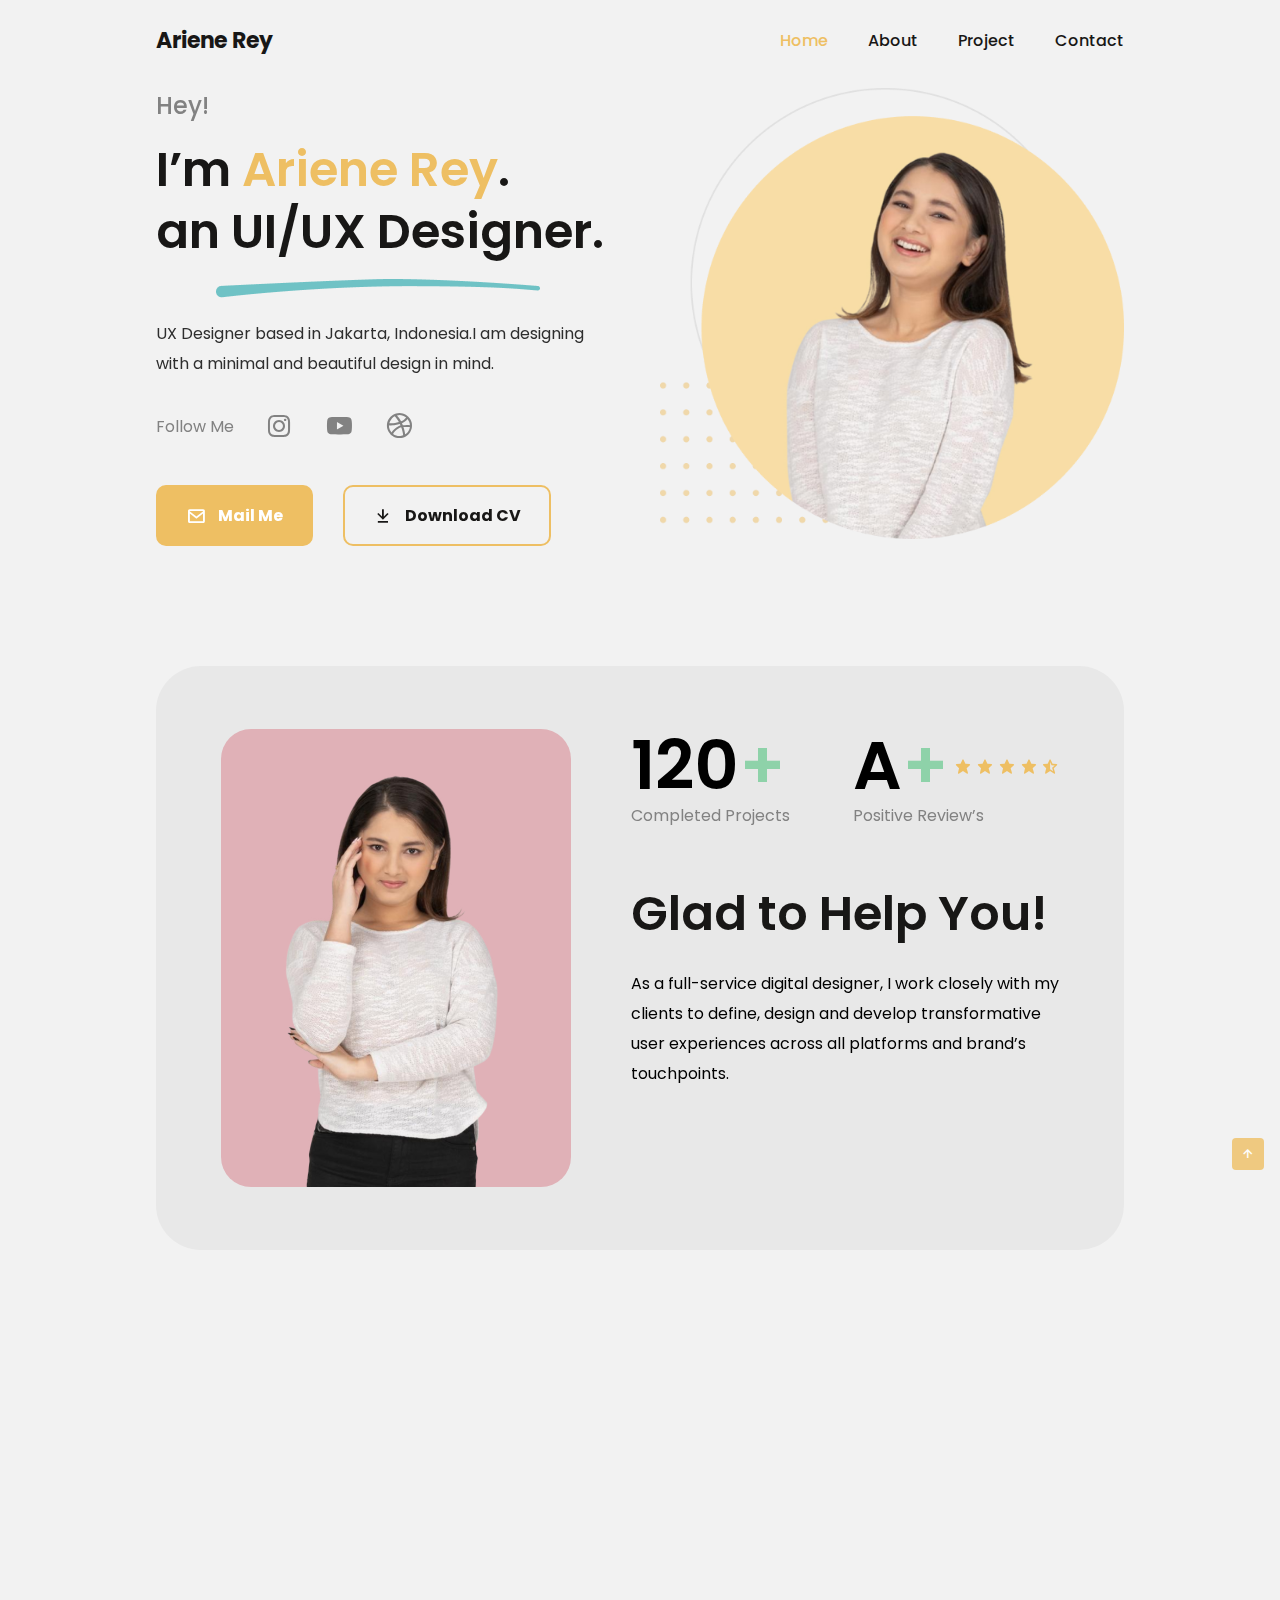
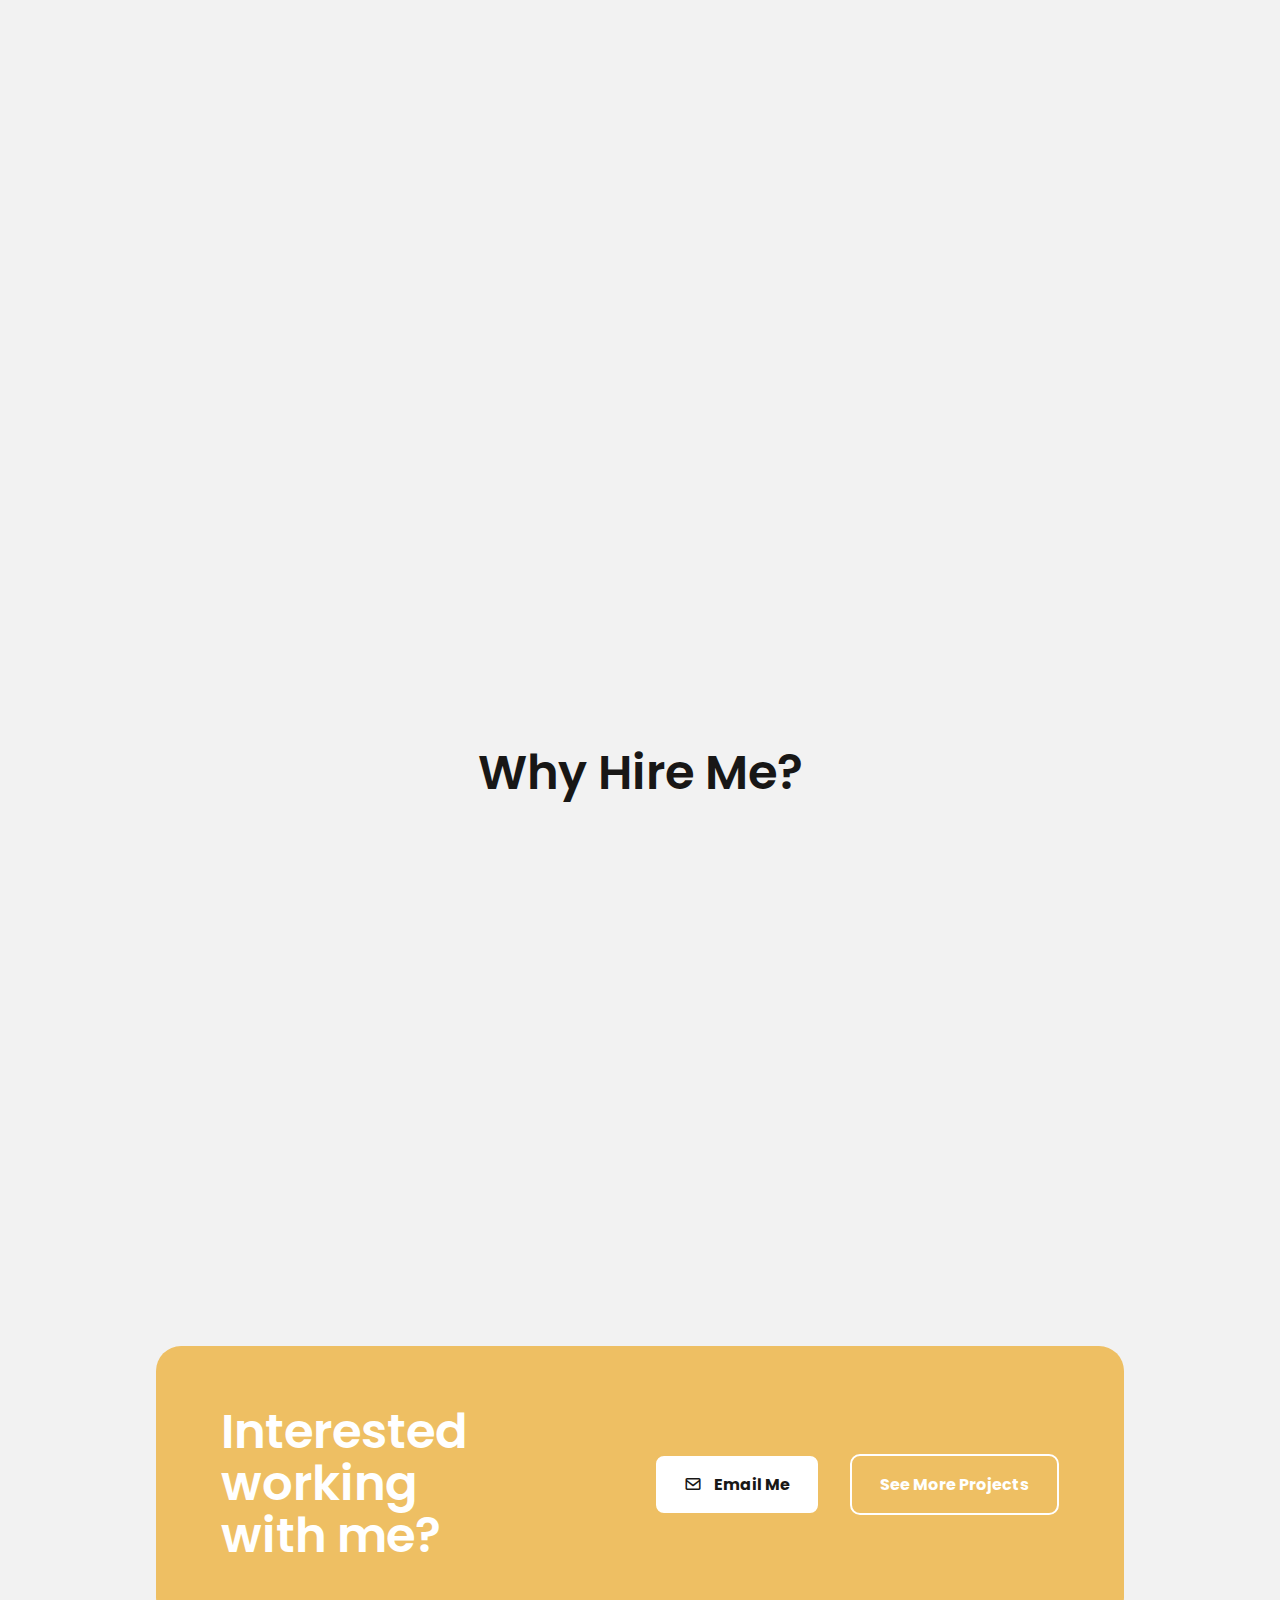
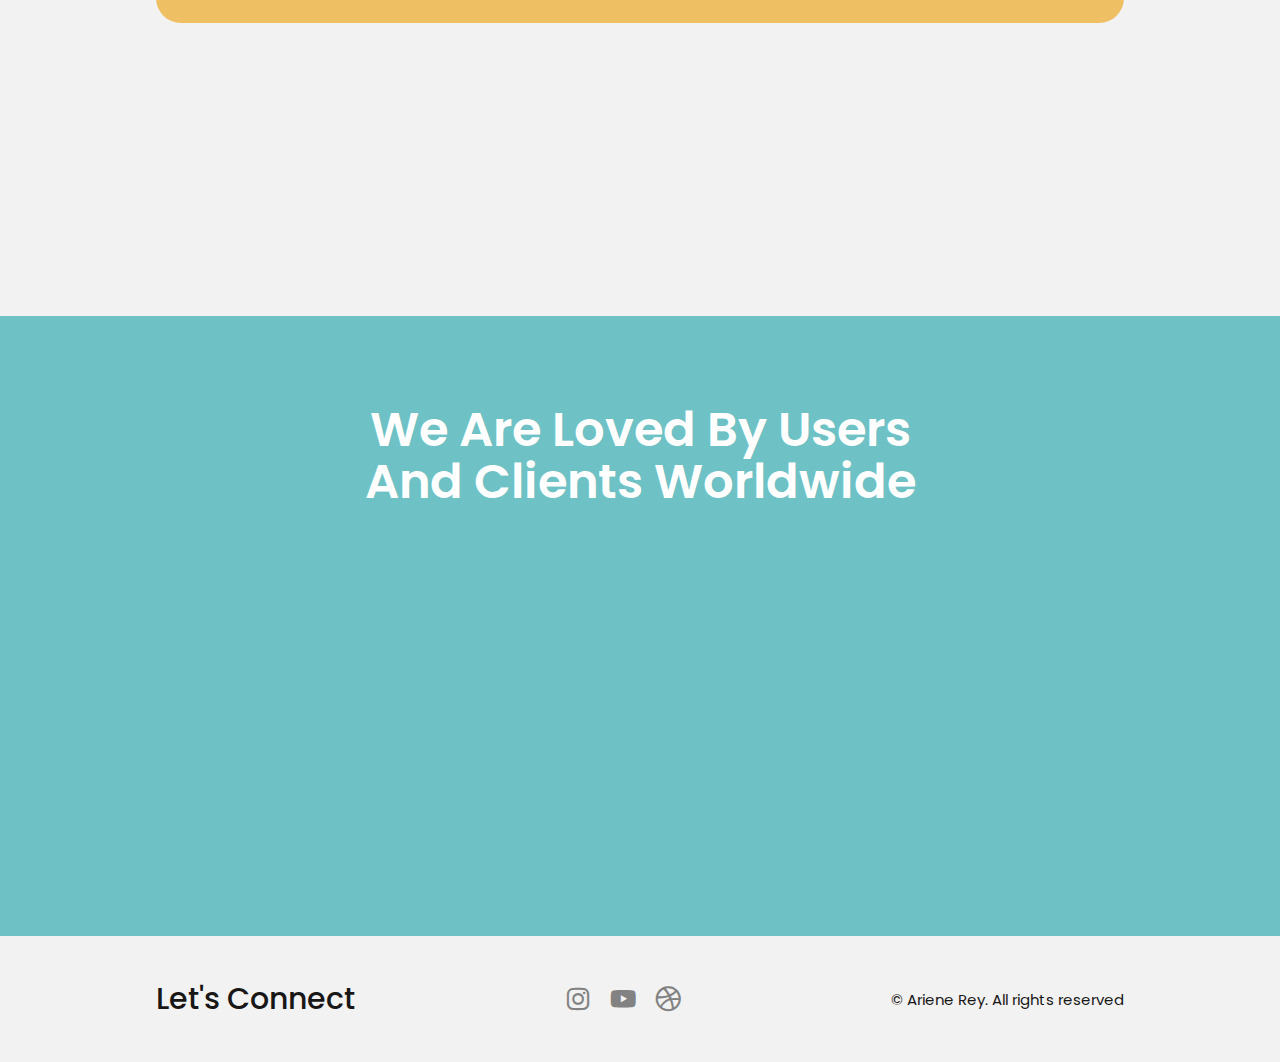
<file: index.html>
<!DOCTYPE html>
<html lang="pt-br">
<head>
    <meta charset="UTF-8">
    <meta http-equiv="X-UA-Compatible" content="IE=edge">
    <meta name="viewport" content="width=device-width, initial-scale=1.0">

    <!--============= BOXICON =============-->
    <link href='https://unpkg.com/boxicons@2.1.2/css/boxicons.min.css' rel='stylesheet'>

    <!--============= FAVICON =============-->
    <link rel="shortcut icon" href="assets/img/favicon.png" type="image/x-icon">

    <!--=========== SWIPER CSS ===========-->
    <link rel="stylesheet" href="assets/css/swiper-bundle.min.css">

    <!--=========== GLOBAL CSS ===========-->
    <link rel="stylesheet" href="assets/css/global.css" media="all">

    <!--============ HOME CSS ============-->
    <link rel="stylesheet" href="assets/css/home.css">

    <title>I’m Ariene Rey an UI/UX Designer.</title>
</head>
<body>
    <!--========= HEADER =========-->
    <header class="header" id="header">
        <nav class="nav container">
            <a href="#" class="nav__logo">Ariene Rey</a>

            <div class="nav__menu" id="nav-menu">
                <ul class="nav__list">
                    <li class="nav__item">
                        <a href="index.html" class="nav__link active-link">Home</a>
                    </li>
                    <li class="nav__item">
                        <a href="./pages/about.html" class="nav__link">About</a>
                    </li>
                    <li class="nav__item">
                        <a href="./pages/our-project.html" class="nav__link">Project</a>
                    </li>
                    <li class="nav__item">
                        <a href="#" class="nav__link">Contact</a>
                    </li>

                    <div class="nav__close" id="nav-close">
                        <i class='bx bx-x'></i>
                    </div>
                </ul>
            </div>

            <div class="nav__toggle" id="nav-toggle">
                <i class='bx bx-menu'></i>
            </div>
        </nav>
    </header>

    <!--========== MAIN ==========-->
    <main class="main">
        <!--========== HOME ==========-->
        <section class="home section">
            <div class="home__container container grid">
                <div class="home__data">
                    <div class="home__content">
                        <span class="home__subtitle">Hey!</span>
                        <h1 class="home__title">
                            I’m <span class="text-color">Ariene  Rey</span>.<br>
                            an UI/UX Designer.
                        </h1>

                        <img src="assets/img/line.png" alt="" class="home__line">
                    </div>
                    <p class="home__description">UX Designer based in Jakarta, Indonesia.I am designing with a minimal and beautiful design in mind.</p>
                    
                    <div class="home__follow">
                        <span>Follow Me</span>

                        <i class='bx bxl-instagram follow__icon'></i>
                        <i class='bx bxl-youtube follow__icon' ></i>
                        <i class='bx bxl-dribbble follow__icon' ></i>
                    </div>

                    <div class="home__buttons">
                        <a href="#" class="button button--flex">
                            <i class='bx bx-envelope button__icon' ></i> Mail Me
                        </a>
                        <a href="#" class="button button--flex button--light">
                            <i class='bx bx-arrow-to-bottom button__icon'></i> Download CV
                        </a>
                    </div>
                </div>

                <img src="assets/img/header-image.png" alt="" class="home__img">
            </div>
        </section>

        <!--========== HELP ==========-->
        <section class="help section">
            <div class="help__container container grid">
                <img src="assets/img/ariene-rey.png" alt="" class="help__img">
            
                <div class="help__data">
                    <div class="help__numbers">
                        <div>
                            <span class="help__number">120<span>+</span></span>
                            <p class="help__number-description">Completed Projects</p>
                        </div>

                        <div>
                            <div class="help__number-stars">
                                <span class="help__number">A<span>+</span></span>
                                
                                <i class='bx bxs-star help__number-icon'></i>
                                <i class='bx bxs-star help__number-icon'></i>
                                <i class='bx bxs-star help__number-icon'></i>
                                <i class='bx bxs-star help__number-icon'></i>
                                <i class='bx bxs-star-half help__number-icon' ></i>
                            </div>
                            <p class="help__number-description">Positive Review’s</p>
                        </div>
                    </div>
                    <h2 class="help__title">Glad to Help You!</h2>
                    <p class="help__description">As a full-service digital designer, I work closely with my clients to define, design and develop transformative user experiences across all platforms and brand’s touchpoints.</p>
                </div>
            </div>
        </section>

        <!--======== PROJECTS ========-->
        <section class="projects section">
            <div class="projects__header container">
                <h2 class="section__title">Recent Projects</h2>
                <a href="#" class="button">View More</a>
            </div>

            <div class="projects__container container grid">
                <article class="projects__card">
                    <img src="assets/img/project1.png" alt="" class="projects__card-img">
                
                    <h3 class="projects__card-title">UI Portofolio</h3>
                    <div class="projects__card-group">
                        <div class="projects__card-reviews">
                            <i class='bx bx-layer projects__card-icon'></i>
                            <span>View Study Case</span>
                        </div>
                        <div class="projects__card-reviews">
                            <i class='bx bx-show projects__card-icon'></i>
                            <span>Live Preview</span>
                        </div>
                    </div>
                </article>

                <article class="projects__card">
                    <img src="assets/img/project2.png" alt="" class="projects__card-img">
                
                    <h3 class="projects__card-title">UI Portofolio</h3>
                    <div class="projects__card-group">
                        <div class="projects__card-reviews">
                            <i class='bx bx-layer projects__card-icon'></i>
                            <span>View Study Case</span>
                        </div>
                        <div class="projects__card-reviews">
                            <i class='bx bx-show projects__card-icon'></i>
                            <span>Live Preview</span>
                        </div>
                    </div>
                </article>
            </div>
            
        </section>

        <!--======== ABOUT ME ========-->
        <section class="about section">
            <h2 class="section__title-center">Why Hire Me?</h2>
            
            <div class="about__container container grid">
                <article class="about__card">
                    <img src="assets/img/ariene1.png" alt="" class="about__card-img">
                    <h3 class="about__card-title">Communicative</h3>
                    <p class="about__card-description">Amet minim mollit non deserunt ullamco est sit aliqua dolor do amet sint. </p>
                </article>

                <article class="about__card">
                    <img src="assets/img/ariene2.png" alt="" class="about__card-img">
                    <h3 class="about__card-title">Professional</h3>
                    <p class="about__card-description">Amet minim mollit non deserunt ullamco est sit aliqua dolor do amet sint. </p>
                </article>

                <article class="about__card">
                    <img src="assets/img/ariene3.png" alt="" class="about__card-img">
                    <h3 class="about__card-title">Collaborative​</h3>
                    <p class="about__card-description">Amet minim mollit non deserunt ullamco est sit aliqua dolor do amet sint. </p>
                </article>

                <article class="about__card">
                    <img src="assets/img/ariene4.png" alt="" class="about__card-img">
                    <h3 class="about__card-title">Client’s Favourite</h3>
                    <p class="about__card-description">Amet minim mollit non deserunt ullamco est sit aliqua dolor do amet sint. </p>
                </article>
            </div>
        </section>

        <!--========= E-MAIL =========-->
        <section class="email section">
            <div class="email__container container grid">
                <h2 class="email__title">
                    Interested<br> 
                    working<br>
                    with me?
                </h2>

                <div class="email__group">
                    <a href="#" class="button button--white button--flex">
                        <i class='bx bx-envelope email__icon' ></i> Email Me
                    </a>
                    <a href="#" class="button button--light email__button">
                        See More Projects
                    </a>
                </div>
            </div>
        </section>

        <!--========= LOGOS =========-->
        <section class="logos section">
            <div class="logos__container container grid">
                <img src="assets/img/apple.png" alt="" class="logos__img">
                <img src="assets/img/jeep.png" alt="" class="logos__img">
                <img src="assets/img/google-plus.png" alt="" class="logos__img">
                <img src="assets/img/nike.png" alt="" class="logos__img">
                <img src="assets/img/tripadvisor.png" alt="" class="logos__img">
                <img src="assets/img/github.png" alt="" class="logos__img">
            </div>
        </section>

        <!--====== TESTIMONIAL =======-->
        <section class="testimonial section">
            <h2 class="section__title-center testimonial__title">
                We Are Loved By Users<br>And Clients Worldwide
            </h2>

            <div class="container">
                <div class="swiper testimonial-swiper">
                    <div class="swiper-wrapper">
                        <article class="testimonial__card swiper-slide">
                            <p class="testimonial__description">One of the best additions to our feedback loop has been the company-wide adoption of Fellow.</p>
                            
                            <div class="testimonial__profile">
                                <img src="assets/img/testimonial1.png" alt="" class="testimonial__user">
                                
                                <div class="testimonial__bio">
                                    <span class="testimonial__name">Ronald Richards</span>
                                    <span class="testimonial__office">UI/UX Designer</span>
                                </div>

                                <div class="testimonial__reviews">
                                    <span class="testimonial__note">4.5</span>

                                    <i class='bx bxs-star help__number-icon'></i>
                                    <i class='bx bxs-star help__number-icon'></i>
                                    <i class='bx bxs-star help__number-icon'></i>
                                    <i class='bx bxs-star help__number-icon'></i>
                                    <i class='bx bxs-star-half help__number-icon' ></i>
                                </div>
                            </div>
                        </article>

                        <article class="testimonial__card swiper-slide">
                            <p class="testimonial__description">One of the best additions to our feedback loop has been the company-wide adoption of Fellow.</p>
                            
                            <div class="testimonial__profile">
                                <img src="assets/img/testimonial2.png" alt="" class="testimonial__user">
                                
                                <div class="testimonial__bio">
                                    <span class="testimonial__name">Ronald Richards</span>
                                    <div class="testimonial__office">UI/UX Designer</div>
                                </div>

                                <div class="testimonial__reviews">
                                    <span class="testimonial__note">4.9</span>

                                    <i class='bx bxs-star help__number-icon'></i>
                                    <i class='bx bxs-star help__number-icon'></i>
                                    <i class='bx bxs-star help__number-icon'></i>
                                    <i class='bx bxs-star help__number-icon'></i>
                                    <i class='bx bxs-star help__number-icon'></i>
                                </div>
                            </div>
                        </article>

                        <article class="testimonial__card swiper-slide">
                            <p class="testimonial__description">One of the best additions to our feedback loop has been the company-wide adoption of Fellow.</p>
                            
                            <div class="testimonial__profile">
                                <img src="assets/img/testimonial2.png" alt="" class="testimonial__user">
                                
                                <div class="testimonial__bio">
                                    <span class="testimonial__name">Ronald Richards</span>
                                    <div class="testimonial__office">UI/UX Designer</div>
                                </div>

                                <div class="testimonial__reviews">
                                    <span class="testimonial__note">4.9</span>

                                    <i class='bx bxs-star help__number-icon'></i>
                                    <i class='bx bxs-star help__number-icon'></i>
                                    <i class='bx bxs-star help__number-icon'></i>
                                    <i class='bx bxs-star help__number-icon'></i>
                                    <i class='bx bxs-star help__number-icon'></i>
                                </div>
                            </div>
                        </article>
                    </div>

                    <div class="swiper-pagination"></div>
                </div>
            </div>
        </section>

    </main>

    <!--========= FOOTER =========-->
    <footer class="footer">
        <div class="footer__container container">
            <h2 class="footer__title">Let's Connect</h2>

            <div class="footer__social">
                <i class='bx bxl-instagram follow__icon'></i>
                <i class='bx bxl-youtube follow__icon' ></i>
                <i class='bx bxl-dribbble follow__icon' ></i>
            </div>

           <p class="footer__copy">&copy; Ariene Rey. All rights reserved</p>
        </div>
    </footer>

    <!--========= SCROLL UP =========-->
    <a href="#" class="scrollup" id="scroll-up">
        <i class='bx bx-up-arrow-alt scrollup__icon'></i>
    </a>

    <!--====== SWIPER CSS ======-->
    <script src="assets/js/swiper-bundle.min.js"></script>

    <!--==== SCROLL REVEAL ====-->
    <script src="assets/js/scrollreveal.min.js"></script>

    <!--========== JS =========-->
    <script src="assets/js/main.js"></script>
</body>
</html>
</file>
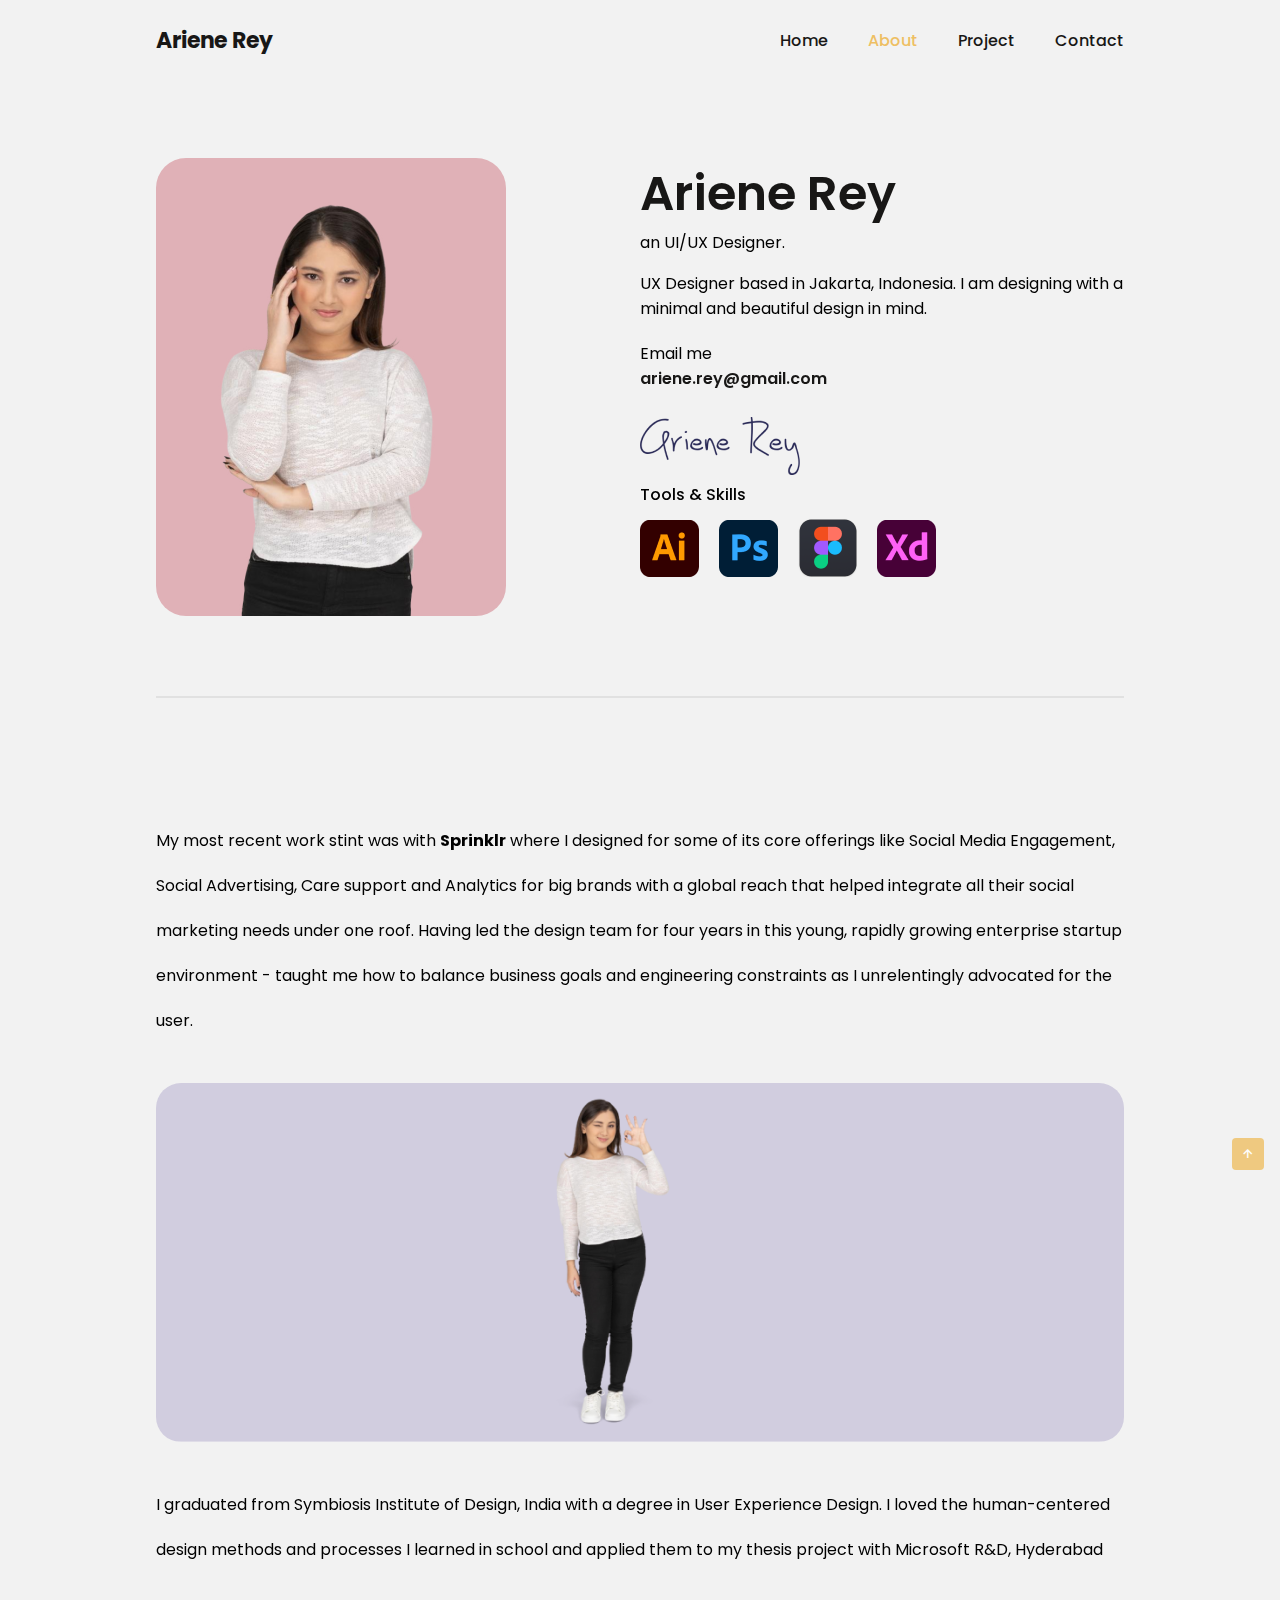
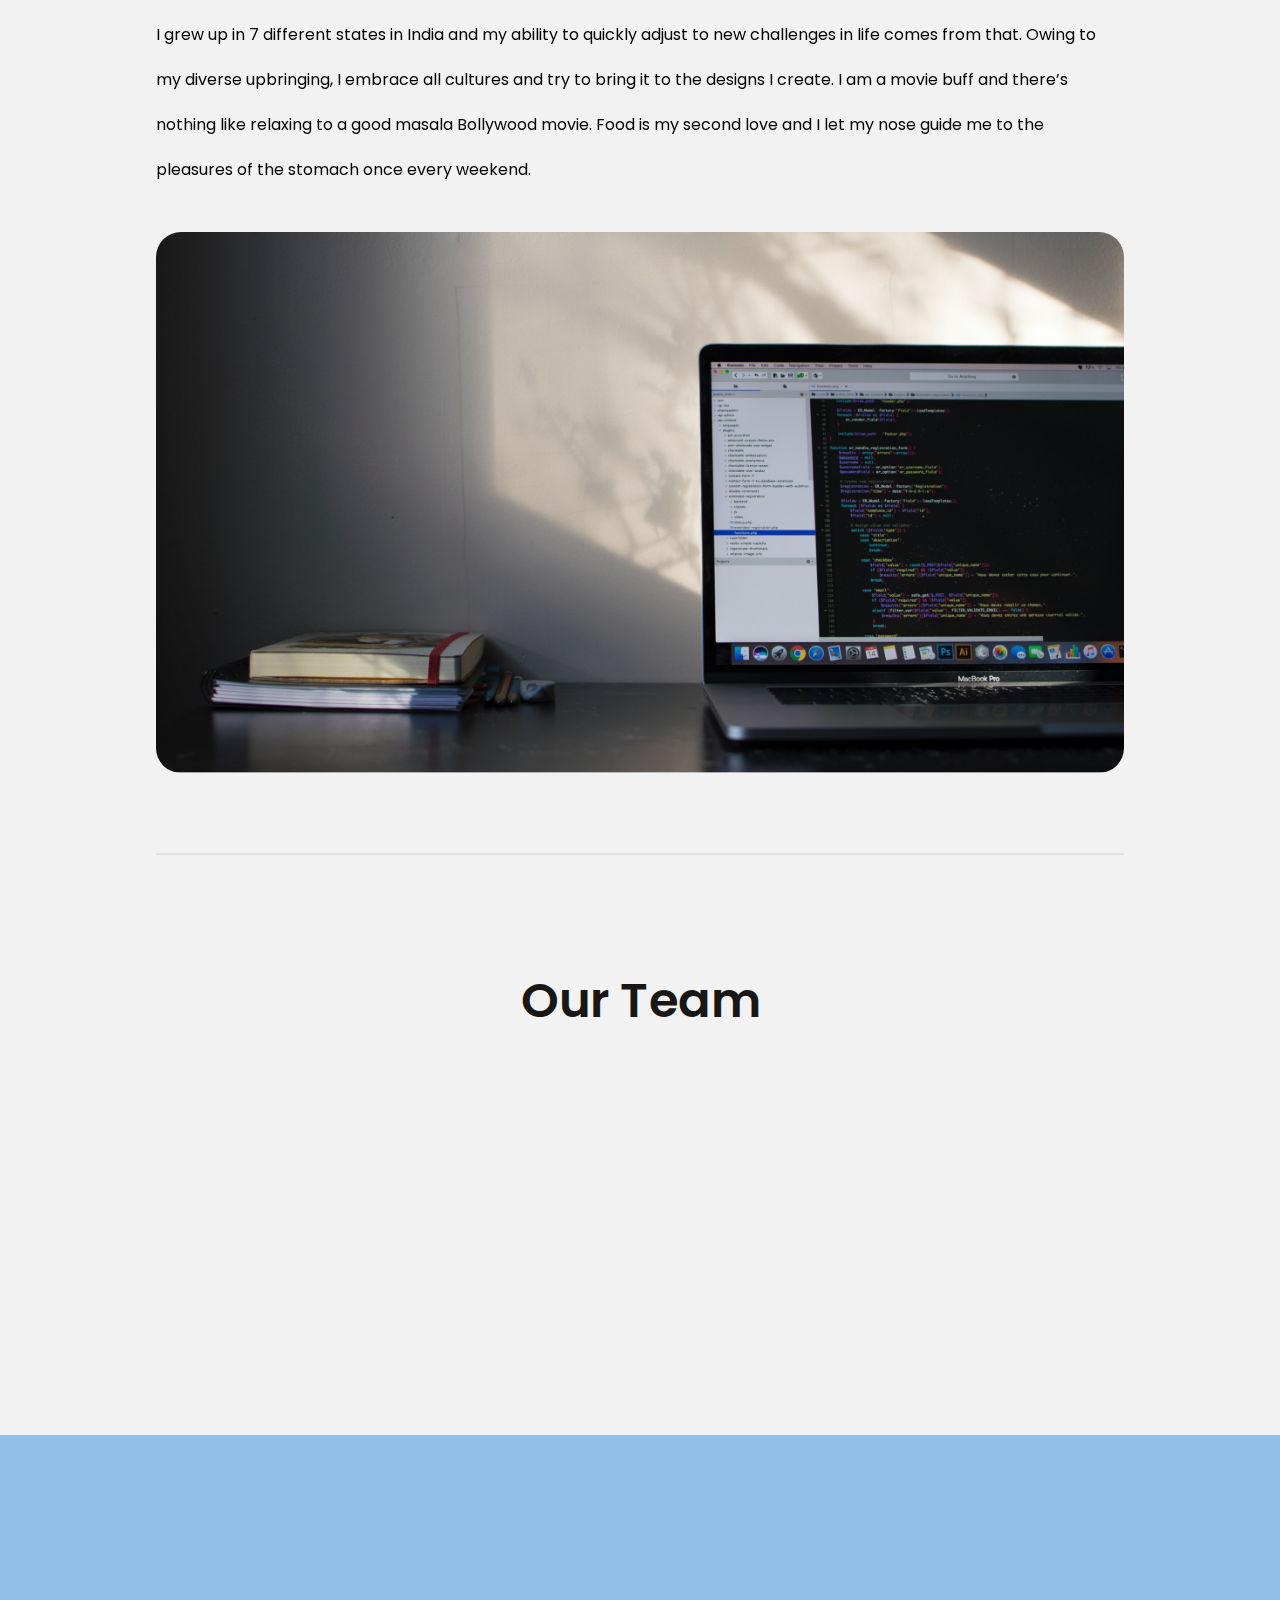
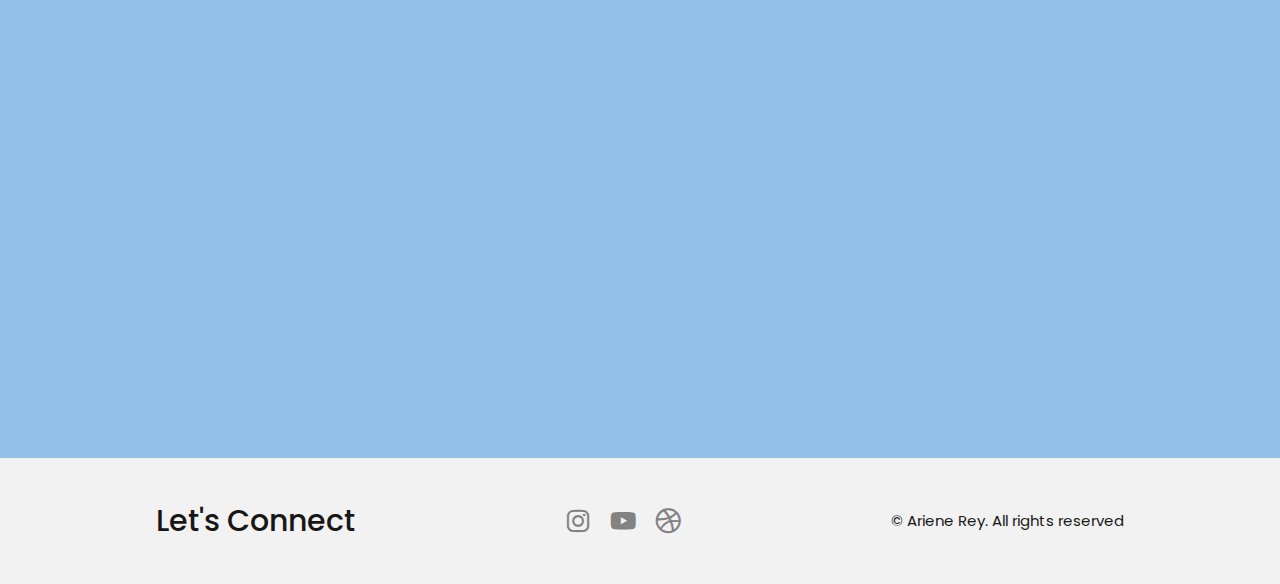
<file: pages/about.html>
<!DOCTYPE html>
<html lang="pt-br">
<head>
    <meta charset="UTF-8">
    <meta http-equiv="X-UA-Compatible" content="IE=edge">
    <meta name="viewport" content="width=device-width, initial-scale=1.0">

    <!--============= BOXICON =============-->
    <link href='https://unpkg.com/boxicons@2.1.2/css/boxicons.min.css' rel='stylesheet'>

    <!--============= FAVICON =============-->
    <link rel="shortcut icon" href="../assets/img/favicon.png" type="image/x-icon">

    <!--=========== SWIPER CSS ===========-->
    <link rel="stylesheet" href="../assets/css/swiper-bundle.min.css">

    <!--=========== GLOBAL CSS ===========-->
    <link rel="stylesheet" href="../assets/css/global.css" media="all">

    <!--============ ABOUT CSS ============-->
    <link rel="stylesheet" href="../assets/css/about.css">

    <title>I’m Ariene Rey an UI/UX Designer.</title>
</head>
<body>
    <!--========= HEADER =========-->
    <header class="header" id="header">
        <nav class="nav container">
            <a href="#" class="nav__logo">Ariene Rey</a>

            <div class="nav__menu" id="nav-menu">
                <ul class="nav__list">
                    <li class="nav__item">
                        <a href="../index.html" class="nav__link">Home</a>
                    </li>
                    <li class="nav__item">
                        <a href="./about.html" class="nav__link active-link">About</a>
                    </li>
                    <li class="nav__item">
                        <a href="./our-project.html" class="nav__link">Project</a>
                    </li>
                    <li class="nav__item">
                        <a href="#" class="nav__link">Contact</a>
                    </li>

                    <div class="nav__close" id="nav-close">
                        <i class='bx bx-x'></i>
                    </div>
                </ul>
            </div>

            <div class="nav__toggle" id="nav-toggle">
                <i class='bx bx-menu'></i>
            </div>
        </nav>
    </header>

    <!--========== MAIN ==========-->
    <main class="main">
        <!--========== ABOUT ==========-->
        <section class="about section">
            <div class="about__container container grid">
                <img src="../assets/img/ariene-rey.png" alt="" class="about__img">
            
                <div class="about__data">
                    <h1 class="about__title">Ariene  Rey</h1>
                    <span class="about__office">an UI/UX Designer.</span>
                    
                    <p class="about__description">
                        UX Designer based in Jakarta, Indonesia.
                        I am designing with a minimal and beautiful design in mind.
                    </p>

                    <div class="about__contact">
                        <span>Email me </span>
                        <span>ariene.rey@gmail.com </span>
                    </div>

                    <img src="../assets/img/signature.png" alt="" class="about__signature">
                
                    <div class="about__skills">
                        <span class="about__skills-title">Tools & Skills</span>

                        <div class="about__skills-group">
                            <img src="../assets/img/adobe-Illustrator.png" alt="" class="skills__img">
                            <img src="../assets/img/adobe-photoshop.png" alt="" class="skills__img">
                            <img src="../assets/img/figma.png" alt="" class="skills__img">
                            <img src="../assets/img/adobe-xd.png" alt="" class="skills__img">
                        </div>
                    </div>
                </div>
            </div>
        </section>

        <!--=========== BIO ==========-->
        <section class="bio section">
            <div class="bio__container container grid">
                <div class="section__description">
                    My most recent work stint was with <strong>Sprinklr</strong> where I designed for some of its core offerings like Social Media Engagement, Social Advertising, Care support and Analytics for big brands with a global reach that helped integrate all their social marketing needs under one roof. Having led the design team for four years in this young, rapidly growing enterprise startup environment - taught me how to balance business goals and engineering constraints as I unrelentingly advocated for the user.
                </div>

                <img src="../assets/img/ariene-bio.png" alt="" class="bio__img">
            
                <div class="section__description">
                    I graduated from Symbiosis Institute of Design, India with a degree in User Experience Design. I loved the human-centered design methods and processes I learned in school and applied them to my thesis project with Microsoft R&D, Hyderabad
                </div>

                <div class="section__description">
                    I grew up in 7 different states in India and my ability to quickly adjust to new challenges in life comes from that. Owing to my diverse upbringing, I embrace all cultures and try to bring it to the designs I create. I am a movie buff and there’s nothing like relaxing to a good masala Bollywood movie. Food is my second love and I let my nose guide me to the pleasures of the stomach once every weekend.
                </div>

                <img src="../assets/img/video.png" alt="" class="bio__img">
            </div>
        </section>

        <!--========== TEAM ==========-->
        <section class="team section">
            <h2 class="section__title-center">
                Our Team
            </h2>

            <div class="team__container container grid">
                <article class="team__card">
                    <img src="../assets/img/team1.png" alt="" class="team__img">
                
                    <div class="team__content">
                        <span class="team__name">Eleanor Pena</span>
                        <p class="team__office">UX Designer</p>
                    </div>
                </article>

                <article class="team__card">
                    <img src="../assets/img/team2.png" alt="" class="team__img">
                
                    <div class="team__content">
                        <span class="team__name">Jane Cooper</span>
                        <p class="team__office">Front End <br> Developer</p>
                    </div>
                </article>

                <article class="team__card">
                    <img src="../assets/img/team3.png" alt="" class="team__img">
                
                    <div class="team__content">
                        <span class="team__name">Cody Fisher</span>
                        <p class="team__office">Back End Developer</p>
                    </div>
                </article>
            </div>
        </section>

        <!--========== MAP ===========-->
        <section class="map section">
            <div class="map__container container grid">
                <!-- Google Map -->
                <iframe src="https://www.google.com/maps/embed?pb=!1m14!1m12!1m3!1d14622.222503050063!2d-46.815598900000005!3d-23.6202648!2m3!1f0!2f0!3f0!3m2!1i1024!2i768!4f13.1!5e0!3m2!1spt-BR!2sbr!4v1661818625750!5m2!1spt-BR!2sbr" allowfullscreen="" loading="lazy" referrerpolicy="no-referrer-when-downgrade"></iframe>
                
                <div class="map__data">
                    <h2 class="section__title map__title">We’d Love To Hear <br> From You</h2>
                
                    <form action="" class="form grid">
                        <input type="text" placeholder="Enter your name" class="form__input" required>
                        <input type="email" placeholder="Enter your email" class="form__input" required>
                        <textarea name="" id="" placeholder="Write your message" class="form__input"></textarea>
                        <button class="button">Email Me</button>
                    </form>
                </div>
            </div>
        </section>
    </main>

    <!--========= FOOTER =========-->
    <footer class="footer">
        <div class="footer__container container">
            <h2 class="footer__title">Let's Connect</h2>

            <div class="footer__social">
                <i class='bx bxl-instagram follow__icon'></i>
                <i class='bx bxl-youtube follow__icon' ></i>
                <i class='bx bxl-dribbble follow__icon' ></i>
            </div>

           <p class="footer__copy">&copy; Ariene Rey. All rights reserved</p>
        </div>
    </footer>

    <!--========= SCROLL UP =========-->
    <a href="#" class="scrollup" id="scroll-up">
        <i class='bx bx-up-arrow-alt scrollup__icon'></i>
    </a>

    <!--====== SWIPER CSS ======-->
    <script src="../assets/js/swiper-bundle.min.js"></script>

    <!--==== SCROLL REVEAL ====-->
    <script src="../assets/js/scrollreveal.min.js"></script>

    <!--========== JS =========-->
    <script src="../assets/js/main.js"></script>
</body>
</html>
</file>
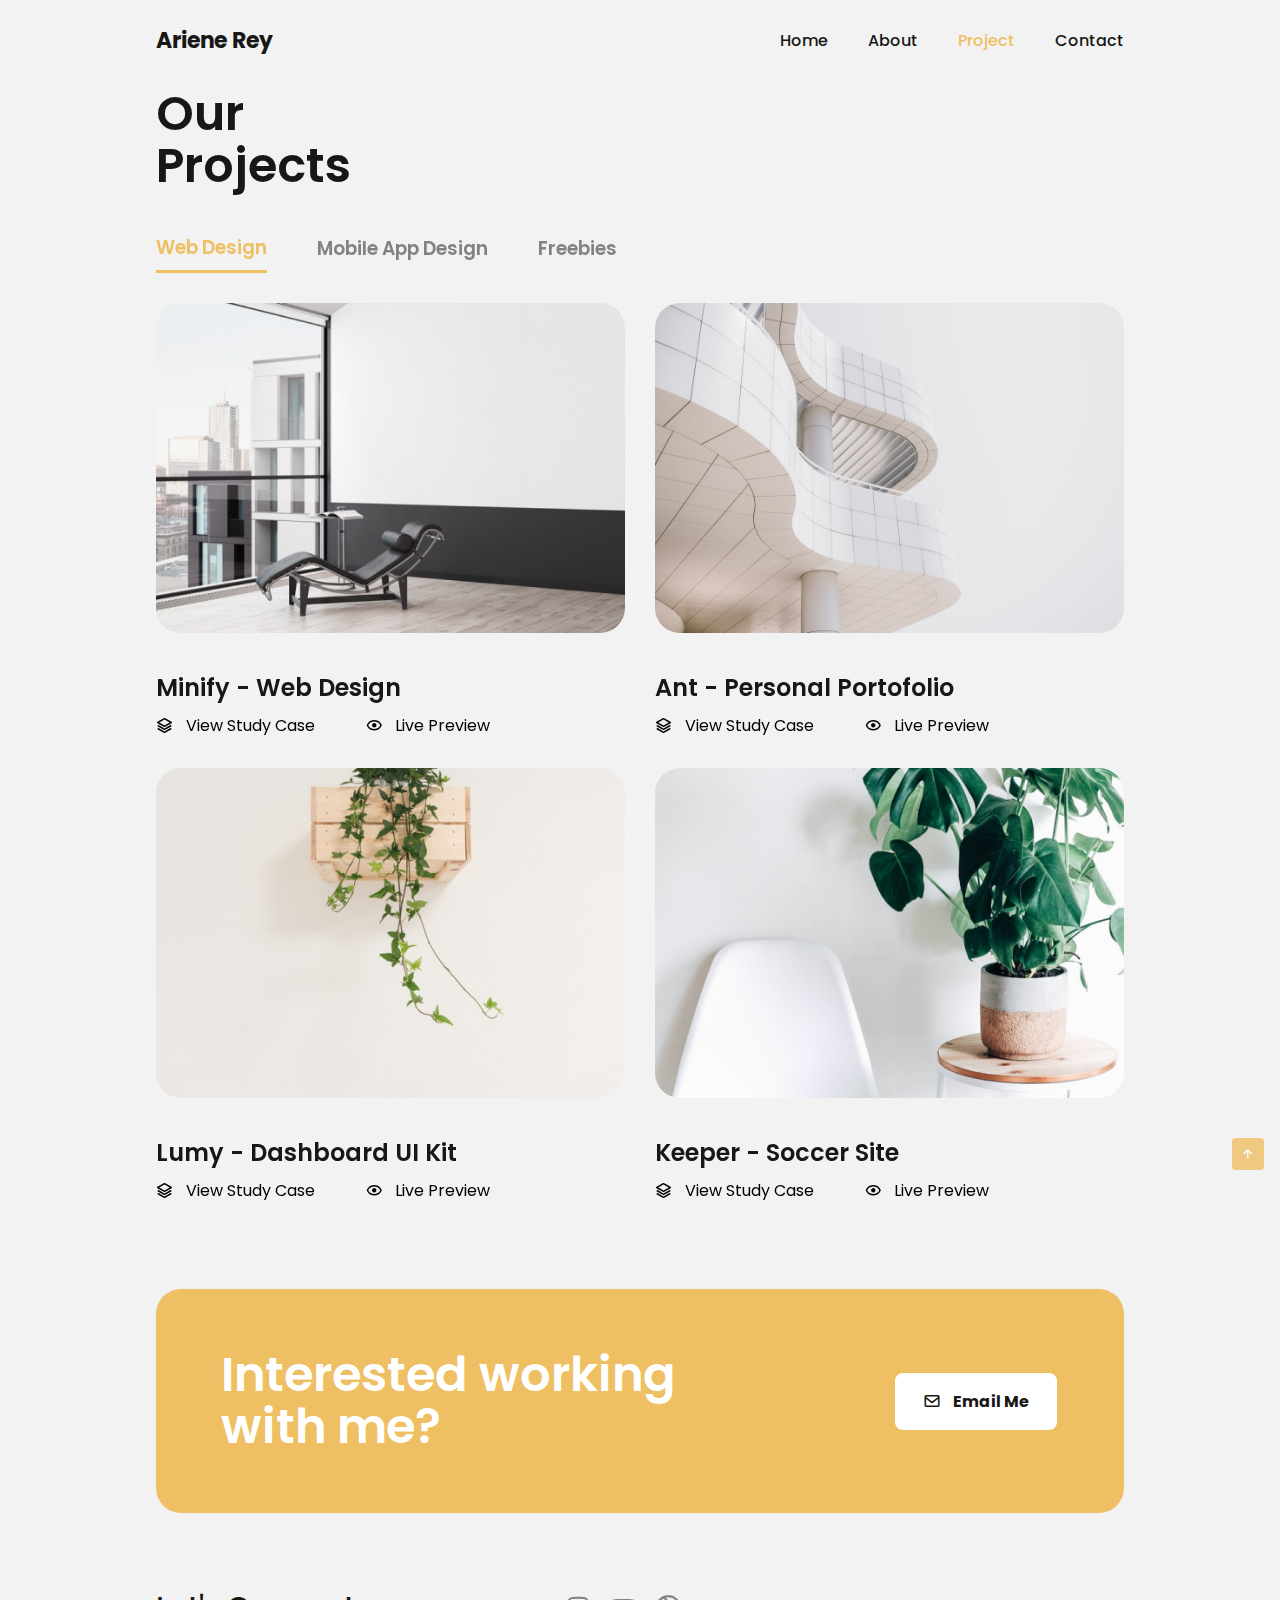
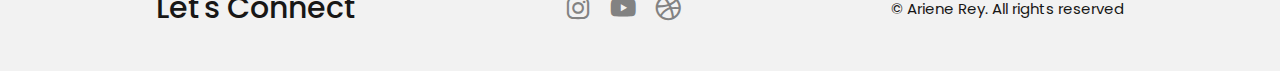
<file: pages/our-project.html>
<!DOCTYPE html>
<html lang="pt-br">
<head>
    <meta charset="UTF-8">
    <meta http-equiv="X-UA-Compatible" content="IE=edge">
    <meta name="viewport" content="width=device-width, initial-scale=1.0">

    <!--============= BOXICON =============-->
    <link href='https://unpkg.com/boxicons@2.1.2/css/boxicons.min.css' rel='stylesheet'>

    <!--============= FAVICON =============-->
    <link rel="shortcut icon" href="../assets/img/favicon.png" type="image/x-icon">

    <!--=========== SWIPER CSS ===========-->
    <link rel="stylesheet" href="../assets/css/swiper-bundle.min.css">

    <!--=========== GLOBAL CSS ===========-->
    <link rel="stylesheet" href="../assets/css/global.css" media="all">

    <!--============ OUR PROJECT CSS ============-->
    <link rel="stylesheet" href="../assets/css/our-project.css">

    <title>I’m Ariene Rey an UI/UX Designer.</title>
</head>
<body>
    <!--========= HEADER =========-->
    <header class="header" id="header">
        <nav class="nav container">
            <a href="#" class="nav__logo">Ariene Rey</a>

            <div class="nav__menu" id="nav-menu">
                <ul class="nav__list">
                    <li class="nav__item">
                        <a href="../index.html" class="nav__link">Home</a>
                    </li>
                    <li class="nav__item">
                        <a href="./about.html" class="nav__link">About</a>
                    </li>
                    <li class="nav__item">
                        <a href="./our-project.html" class="nav__link active-link">Project</a>
                    </li>
                    <li class="nav__item">
                        <a href="#" class="nav__link">Contact</a>
                    </li>

                    <div class="nav__close" id="nav-close">
                        <i class='bx bx-x'></i>
                    </div>
                </ul>
            </div>

            <div class="nav__toggle" id="nav-toggle">
                <i class='bx bx-menu'></i>
            </div>
        </nav>
    </header>

    <!--========== MAIN ==========-->
    <main class="main">
        <!--======== PROJECTS ========-->
        <section class="projects section">
            <h2 class="section__title container">Our <br> Projects</h2>

           <ul class="projects__filter container">
                <li class="project__filter-item active-projects" data-filter=".web-design">
                    <h3 class="project__filter-title">Web Design</h3>
                </li>
                <li class="project__filter-item" data-filter=".mobile-app-design">
                    <h3 class="project__filter-title">Mobile App Design</h3>
                </li>
                <li class="project__filter-item" data-filter=".freebies">
                    <h3 class="project__filter-title">Freebies</h3>
                </li>
           </ul>

           <div class="projects__content container grid">
                <!--========= Web Design =========-->
                <article class="projects__card web-design">
                    <img src="../assets/img/project5.png" alt="" class="projects__card-img">

                    <h3 class="project__card-title">Minify - Web Design</h3>
                    <div class="projects__card-group">
                        <div class="projects__card-reviews">
                            <i class='bx bx-layer projects__card-icon'></i>
                            <span>View Study Case</span>
                        </div>
                        <div class="projects__card-reviews">
                            <i class='bx bx-show projects__card-icon'></i>
                            <span>Live Preview</span>
                        </div>
                    </div>
                </article>

                <article class="projects__card web-design">
                    <img src="../assets/img/project6.png" alt="" class="projects__card-img">

                    <h3 class="project__card-title">Ant - Personal Portofolio</h3>
                    <div class="projects__card-group">
                        <div class="projects__card-reviews">
                            <i class='bx bx-layer projects__card-icon'></i>
                            <span>View Study Case</span>
                        </div>
                        <div class="projects__card-reviews">
                            <i class='bx bx-show projects__card-icon'></i>
                            <span>Live Preview</span>
                        </div>
                    </div>
                </article>

                <article class="projects__card web-design">
                    <img src="../assets/img/project3.png" alt="" class="projects__card-img">

                    <h3 class="project__card-title">Lumy - Dashboard UI Kit</h3>
                    <div class="projects__card-group">
                        <div class="projects__card-reviews">
                            <i class='bx bx-layer projects__card-icon'></i>
                            <span>View Study Case</span>
                        </div>
                        <div class="projects__card-reviews">
                            <i class='bx bx-show projects__card-icon'></i>
                            <span>Live Preview</span>
                        </div>
                    </div>
                </article>

                <article class="projects__card web-design">
                    <img src="../assets/img/project4.png" alt="" class="projects__card-img">

                    <h3 class="project__card-title">Keeper - Soccer Site</h3>
                    <div class="projects__card-group">
                        <div class="projects__card-reviews">
                            <i class='bx bx-layer projects__card-icon'></i>
                            <span>View Study Case</span>
                        </div>
                        <div class="projects__card-reviews">
                            <i class='bx bx-show projects__card-icon'></i>
                            <span>Live Preview</span>
                        </div>
                    </div>
                </article>

                <!--===== Mobile App Design =====-->
                <article class="projects__card mobile-app-design">
                    <img src="../assets/img/project5.png" alt="" class="projects__card-img">

                    <h3 class="project__card-title">Minify - Web Design</h3>
                    <div class="projects__card-group">
                        <div class="projects__card-reviews">
                            <i class='bx bx-layer projects__card-icon'></i>
                            <span>View Study Case</span>
                        </div>
                        <div class="projects__card-reviews">
                            <i class='bx bx-show projects__card-icon'></i>
                            <span>Live Preview</span>
                        </div>
                    </div>
                </article>

                <article class="projects__card mobile-app-design">
                    <img src="../assets/img/project6.png" alt="" class="projects__card-img">

                    <h3 class="project__card-title">Ant - Personal Portofolio</h3>
                    <div class="projects__card-group">
                        <div class="projects__card-reviews">
                            <i class='bx bx-layer projects__card-icon'></i>
                            <span>View Study Case</span>
                        </div>
                        <div class="projects__card-reviews">
                            <i class='bx bx-show projects__card-icon'></i>
                            <span>Live Preview</span>
                        </div>
                    </div>
                </article>

                <article class="projects__card mobile-app-design">
                    <img src="../assets/img/project3.png" alt="" class="projects__card-img">

                    <h3 class="project__card-title">Lumy - Dashboard UI Kit</h3>
                    <div class="projects__card-group">
                        <div class="projects__card-reviews">
                            <i class='bx bx-layer projects__card-icon'></i>
                            <span>View Study Case</span>
                        </div>
                        <div class="projects__card-reviews">
                            <i class='bx bx-show projects__card-icon'></i>
                            <span>Live Preview</span>
                        </div>
                    </div>
                </article>

                <!--========= Freebies =========-->
                <article class="projects__card freebies">
                    <img src="../assets/img/project5.png" alt="" class="projects__card-img">

                    <h3 class="project__card-title">Minify - Web Design</h3>
                    <div class="projects__card-group">
                        <div class="projects__card-reviews">
                            <i class='bx bx-layer projects__card-icon'></i>
                            <span>View Study Case</span>
                        </div>
                        <div class="projects__card-reviews">
                            <i class='bx bx-show projects__card-icon'></i>
                            <span>Live Preview</span>
                        </div>
                    </div>
                </article>

                <article class="projects__card freebies">
                    <img src="../assets/img/project6.png" alt="" class="projects__card-img">

                    <h3 class="project__card-title">Ant - Personal Portofolio</h3>
                    <div class="projects__card-group">
                        <div class="projects__card-reviews">
                            <i class='bx bx-layer projects__card-icon'></i>
                            <span>View Study Case</span>
                        </div>
                        <div class="projects__card-reviews">
                            <i class='bx bx-show projects__card-icon'></i>
                            <span>Live Preview</span>
                        </div>
                    </div>
                </article>
           </div>
        </section>

        <!--========= E-MAIL =========-->
        <section class="email section">
            <div class="email__container container grid">
                <h2 class="email__title">
                    Interested
                    working<br>
                    with me?
                </h2>

                <a href="#" class="button button--white button--flex">
                    <i class='bx bx-envelope email__icon' ></i> Email Me
                </a>
            </div>
        </section>

    </main>

    <!--========= FOOTER =========-->
    <footer class="footer">
        <div class="footer__container container">
            <h2 class="footer__title">Let's Connect</h2>

            <div class="footer__social">
                <i class='bx bxl-instagram follow__icon'></i>
                <i class='bx bxl-youtube follow__icon' ></i>
                <i class='bx bxl-dribbble follow__icon' ></i>
            </div>

           <p class="footer__copy">&copy; Ariene Rey. All rights reserved</p>
        </div>
    </footer>

    <!--========= SCROLL UP =========-->
    <a href="#" class="scrollup" id="scroll-up">
        <i class='bx bx-up-arrow-alt scrollup__icon'></i>
    </a>

    <!--====== MIXITUP FILTER  ======-->
    <script src="../assets/js/mixitup.min.js"></script>

    <!--====== SWIPER CSS ======-->
    <script src="../assets/js/swiper-bundle.min.js"></script>

    <!--==== SCROLL REVEAL ====-->
    <script src="../assets/js/scrollreveal.min.js"></script>

    <!--========== JS =========-->
    <script src="../assets/js/main.js"></script>
</body>
</html>
</file>
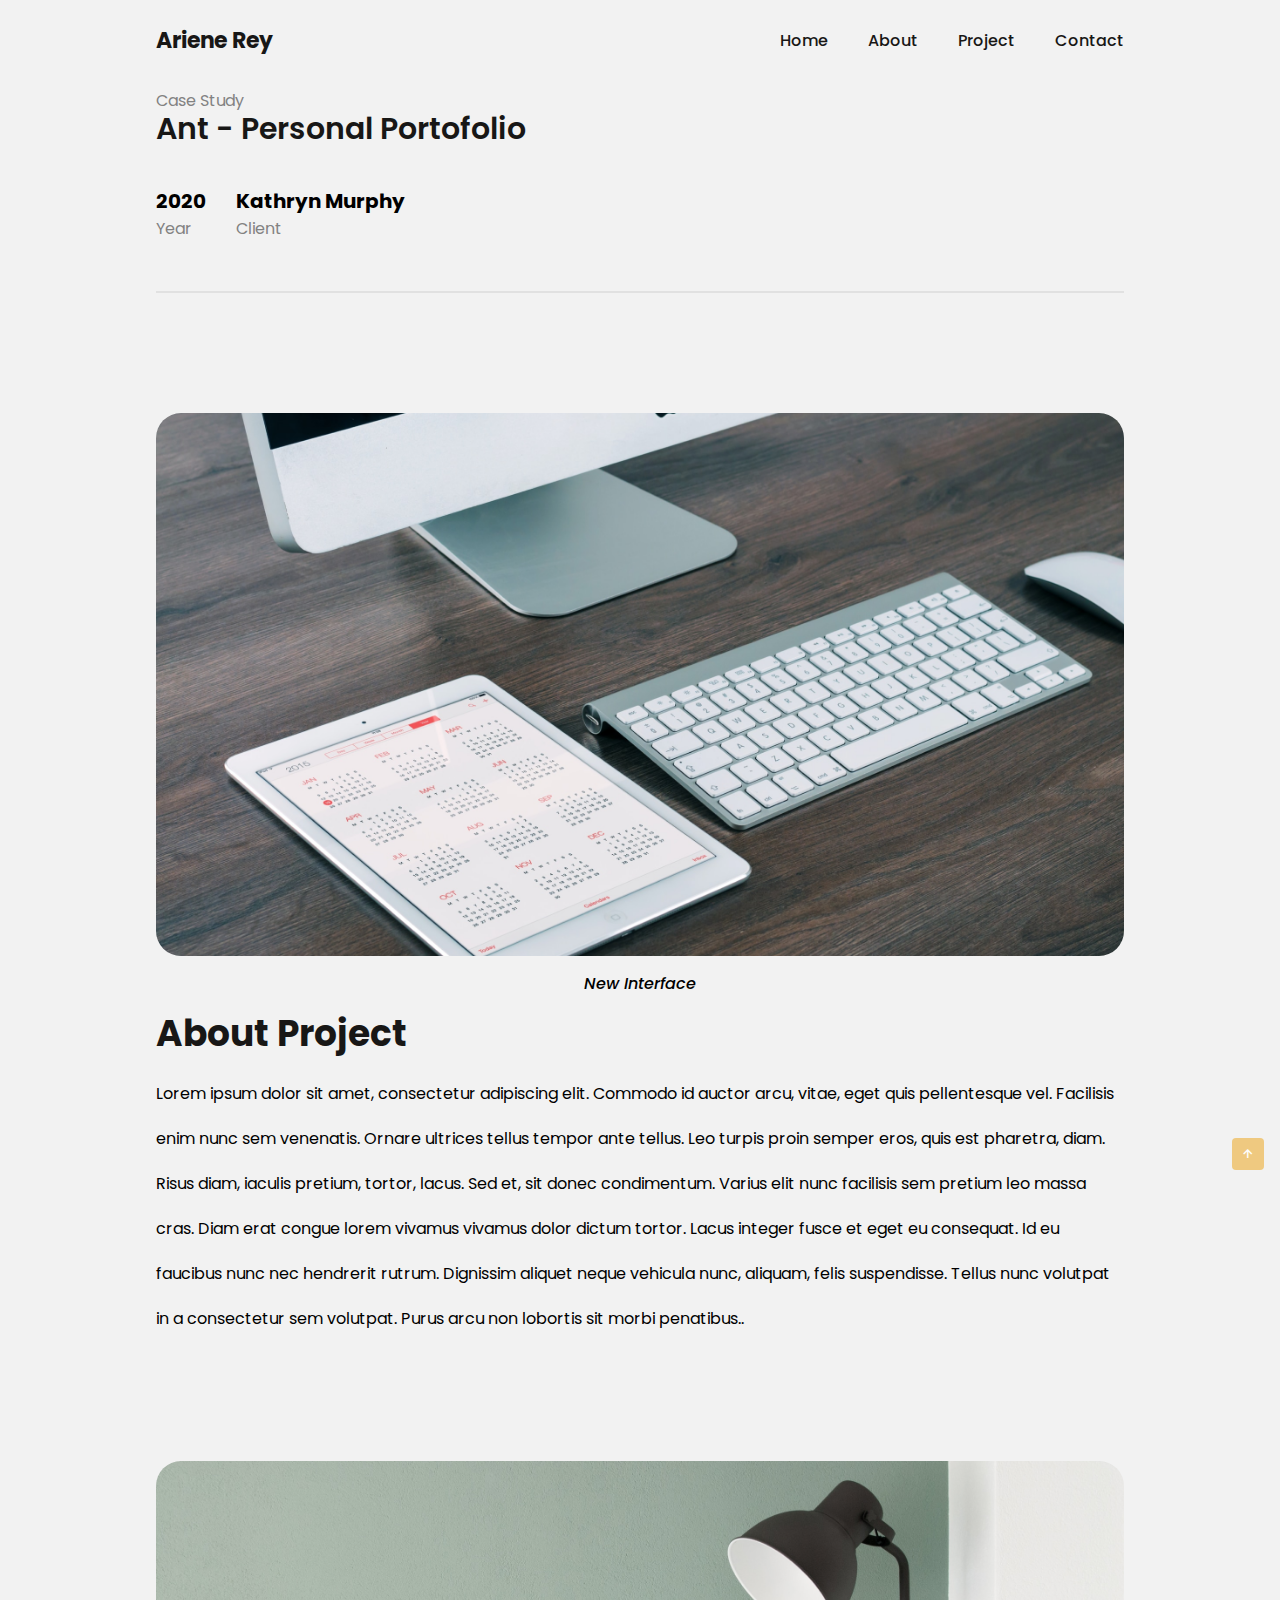
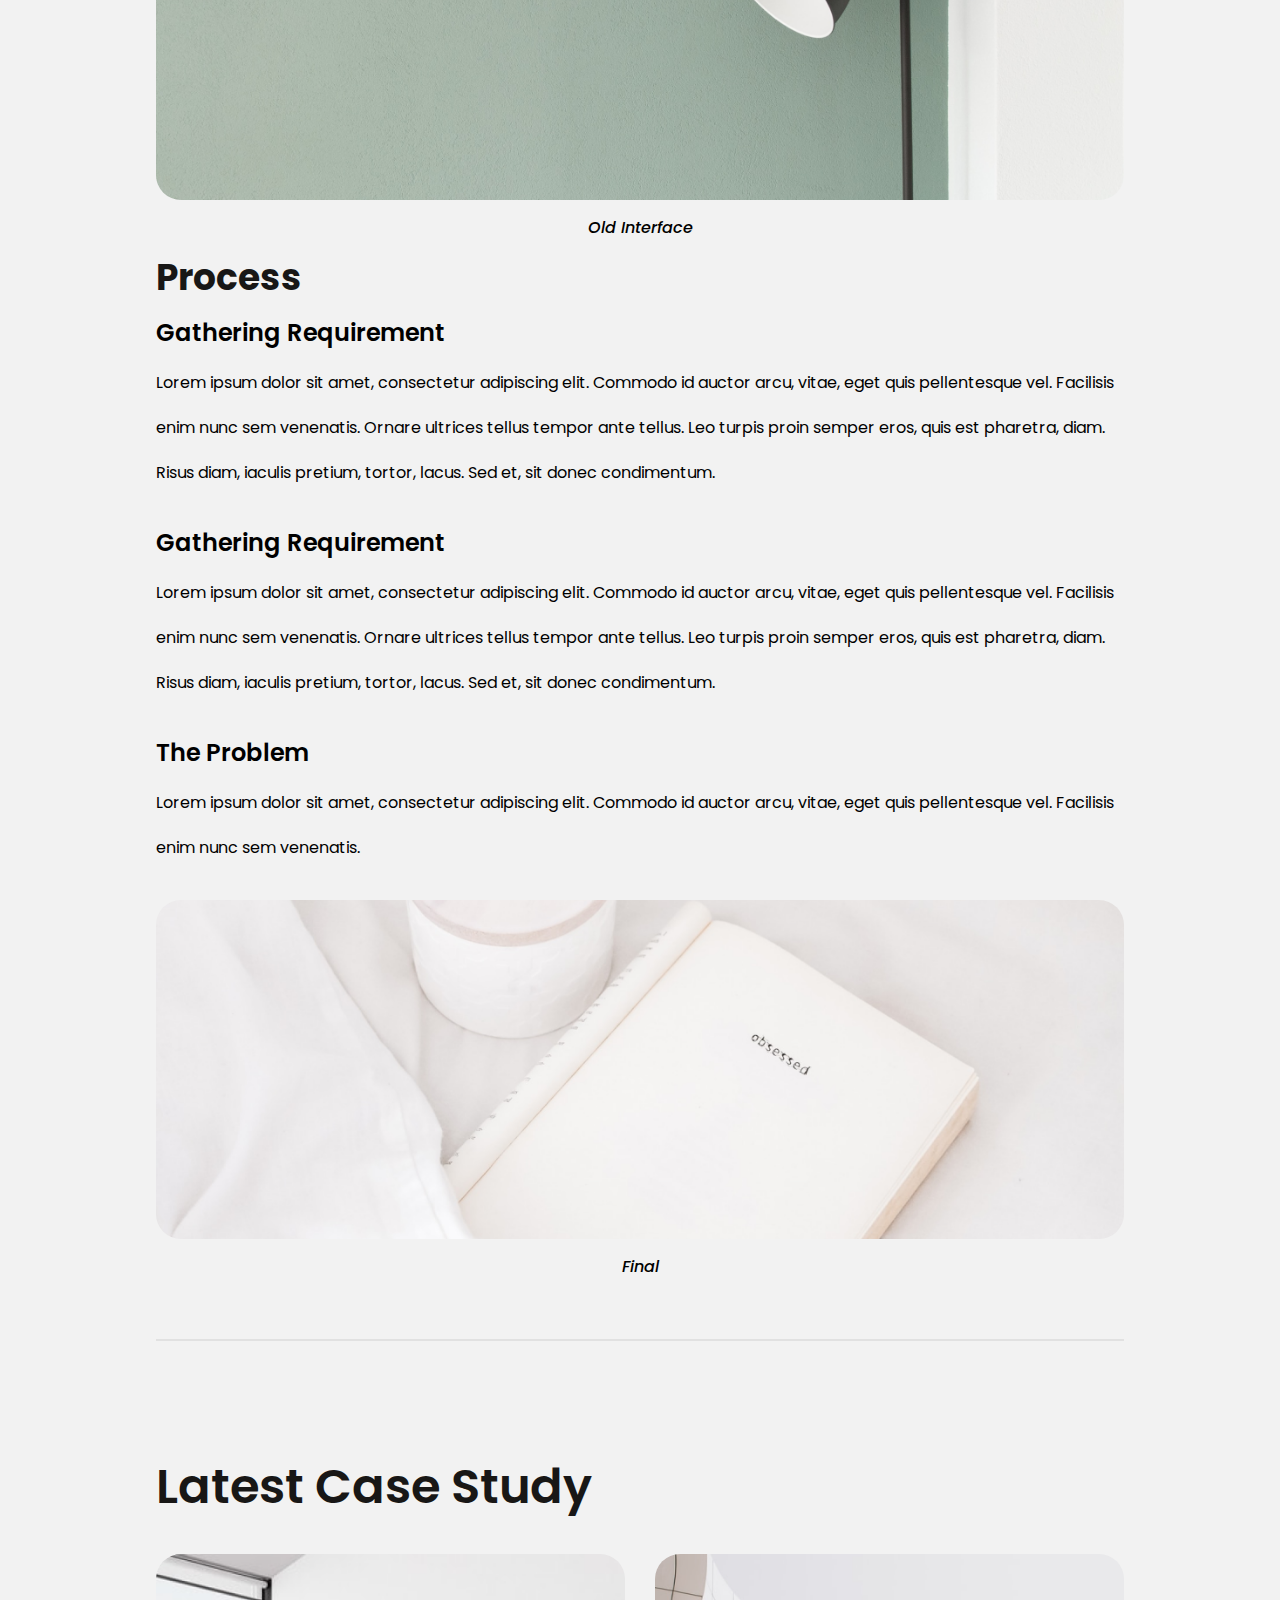
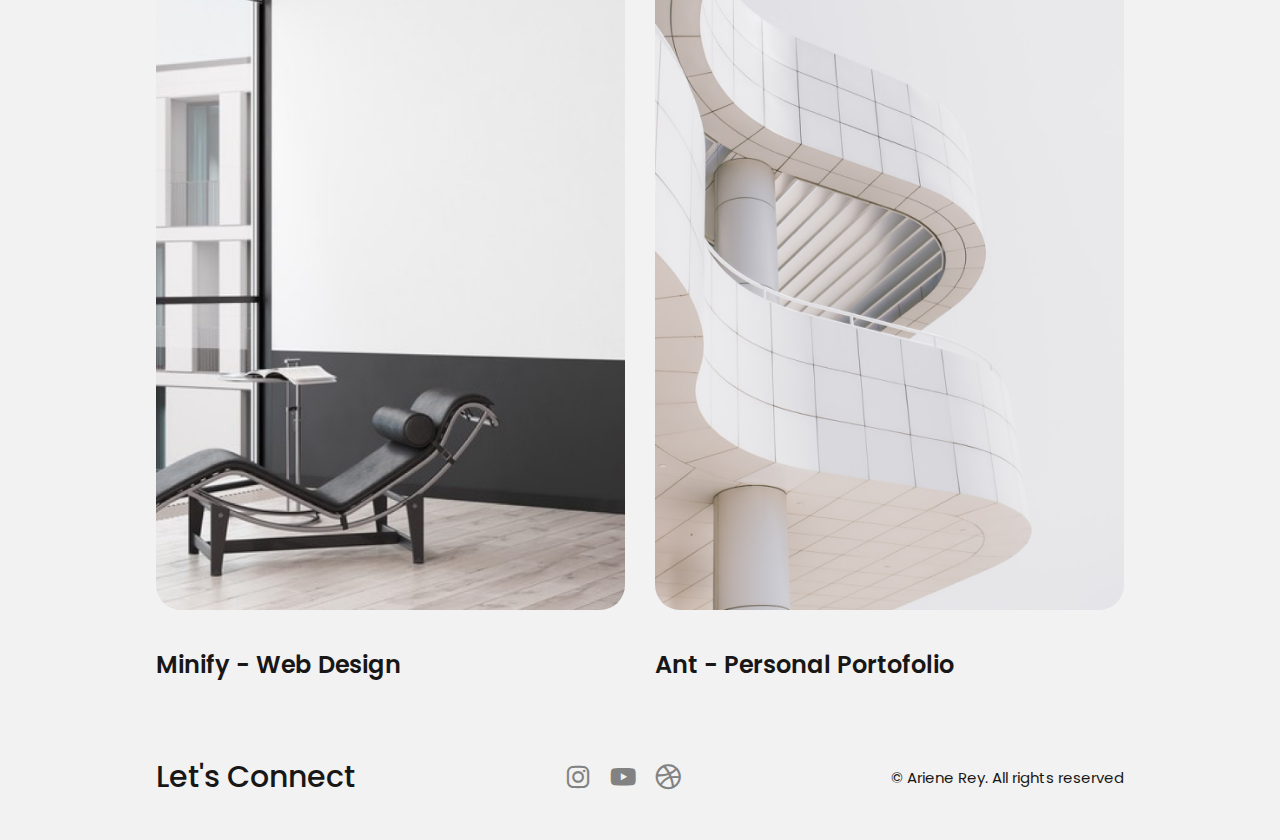
<file: pages/project.html>
<!DOCTYPE html>
<html lang="pt-br">
<head>
    <meta charset="UTF-8">
    <meta http-equiv="X-UA-Compatible" content="IE=edge">
    <meta name="viewport" content="width=device-width, initial-scale=1.0">

    <!--============= BOXICON =============-->
    <link href='https://unpkg.com/boxicons@2.1.2/css/boxicons.min.css' rel='stylesheet'>

    <!--============= FAVICON =============-->
    <link rel="shortcut icon" href="../assets/img/favicon.png" type="image/x-icon">

    <!--=========== SWIPER CSS ===========-->
    <link rel="stylesheet" href="../assets/css/swiper-bundle.min.css">

    <!--=========== GLOBAL CSS ===========-->
    <link rel="stylesheet" href="../assets/css/global.css" media="all">

    <!--============ PROJECT CSS ============-->
    <link rel="stylesheet" href="../assets/css/project.css">

    <title>I’m Ariene Rey an UI/UX Designer.</title>
</head>
<body>
    <!--========= HEADER =========-->
    <header class="header" id="header">
        <nav class="nav container">
            <a href="#" class="nav__logo">Ariene Rey</a>

            <div class="nav__menu" id="nav-menu">
                <ul class="nav__list">
                    <li class="nav__item">
                        <a href="../index.html" class="nav__link">Home</a>
                    </li>
                    <li class="nav__item">
                        <a href="./about.html" class="nav__link">About</a>
                    </li>
                    <li class="nav__item">
                        <a href="./our-project.html" class="nav__link">Project</a>
                    </li>
                    <li class="nav__item">
                        <a href="#" class="nav__link">Contact</a>
                    </li>

                    <div class="nav__close" id="nav-close">
                        <i class='bx bx-x'></i>
                    </div>
                </ul>
            </div>

            <div class="nav__toggle" id="nav-toggle">
                <i class='bx bx-menu'></i>
            </div>
        </nav>
    </header>

    <!--========== MAIN ==========-->
    <main class="main">
        <!--========== PROJECT ==========-->
        <section class="project section">
            <div class="project__header container">
                <span class="project__subtitle">Case Study</span>
                <h2 class="section__title project__title">Ant - Personal Portofolio</h2>
                
                <div class="project__info">
                    <div>
                        <span class="project__info-number">2020</span>
                        <span class="project__info-year">Year</span>
                    </div>
                    <div>
                        <span class="project__info-name">Kathryn Murphy</span>
                        <span class="project__info-client">Client</span>
                    </div>
                </div>
            </div>
        </section>

        <!--========== ABOUT ==========-->
        <section class="about section">
            <div class="about__container container">
                <img src="../assets/img/personal-portfolio1.png" alt="" class="about__img">
                <span class="about__img-description">New Interface</span>
                
                <h3 class="about__title">About Project</h3>
                <div class="section__description">
                    Lorem ipsum dolor sit amet, consectetur adipiscing elit. Commodo id auctor arcu, vitae, eget quis pellentesque vel. Facilisis enim nunc sem venenatis. Ornare ultrices tellus tempor ante tellus. Leo turpis proin semper eros, quis est pharetra, diam.
                    Risus diam, iaculis pretium, tortor, lacus. Sed et, sit donec condimentum. Varius elit nunc facilisis sem pretium leo massa cras. Diam erat congue lorem vivamus vivamus dolor dictum tortor. Lacus integer fusce et eget eu consequat. Id eu faucibus nunc nec hendrerit rutrum. Dignissim aliquet neque vehicula nunc, aliquam, felis suspendisse. Tellus nunc volutpat in a consectetur sem volutpat. Purus arcu non lobortis sit morbi penatibus..
                </div>
            </div>
        </section>

        <!--========== PROCESS ==========-->
        <section class="process section">
            <div class="process__container container">
                <img src="../assets/img/personal-portfolio2.png" alt="" class="process__img">
                <span class="process__img-description">Old Interface</span>
                
                <h3 class="process__title">Process</h3>
                
                <h4 class="process__subtitle">Gathering Requirement</h4>
                <div class="section__description">
                    Lorem ipsum dolor sit amet, consectetur adipiscing elit. Commodo id auctor arcu, vitae, eget quis pellentesque vel. Facilisis enim nunc sem venenatis. Ornare ultrices tellus tempor ante tellus. Leo turpis proin semper eros, quis est pharetra, diam.
                    Risus diam, iaculis pretium, tortor, lacus. Sed et, sit donec condimentum.
                </div>

                <h4 class="process__subtitle">Gathering Requirement</h4>
                <div class="section__description">
                    Lorem ipsum dolor sit amet, consectetur adipiscing elit. Commodo id auctor arcu, vitae, eget quis pellentesque vel. Facilisis enim nunc sem venenatis. Ornare ultrices tellus tempor ante tellus. Leo turpis proin semper eros, quis est pharetra, diam.
                    Risus diam, iaculis pretium, tortor, lacus. Sed et, sit donec condimentum.
                </div>

                <h4 class="process__subtitle">The Problem</h4>
                <div class="section__description">
                    Lorem ipsum dolor sit amet, consectetur adipiscing elit. Commodo id auctor arcu, vitae, eget quis pellentesque vel. Facilisis enim nunc sem venenatis.
                </div>

                <img src="../assets/img/personal-portfolio-3.png" alt="" class="process__img">
                <span class="process__img-description">Final</span>
            </div>
        </section>

        <!--========== STUDY ==========-->
        <section class="study section">
            <h2 class="section__title study__title container">Latest Case Study</h2>
        
            <div class="study__container container grid">
                <article class="study__card">
                    <img src="../assets/img/project1.png" alt="" class="study__card-img">
                    <h3 class="study__card-title">Minify - Web Design</h3>
                </article>

                <article class="study__card">
                    <img src="../assets/img/project2.png" alt="" class="study__card-img">
                    <h3 class="study__card-title">Ant - Personal Portofolio</h3>
                </article>
            </div>
        </section>
    </main>

    <!--========= FOOTER =========-->
    <footer class="footer">
        <div class="footer__container container">
            <h2 class="footer__title">Let's Connect</h2>

            <div class="footer__social">
                <i class='bx bxl-instagram follow__icon'></i>
                <i class='bx bxl-youtube follow__icon' ></i>
                <i class='bx bxl-dribbble follow__icon' ></i>
            </div>

           <p class="footer__copy">&copy; Ariene Rey. All rights reserved</p>
        </div>
    </footer>

    <!--========= SCROLL UP =========-->
    <a href="#" class="scrollup" id="scroll-up">
        <i class='bx bx-up-arrow-alt scrollup__icon'></i>
    </a>

    <!--====== SWIPER CSS ======-->
    <script src="../assets/js/swiper-bundle.min.js"></script>

    <!--==== SCROLL REVEAL ====-->
    <script src="../assets/js/scrollreveal.min.js"></script>

    <!--========== JS =========-->
    <script src="../assets/js/main.js"></script>
</body>
</html>
</file>
<file: assets/css/global.css>
/*=============== GOOGLE FONTS ===============*/
@import url('https://fonts.googleapis.com/css2?family=Poppins:wght@400;500;600;700&display=swap');

/*=============== VARIABLES CSS ===============*/
:root {
    --header-height: 5rem; /*80px*/
  
    /*========== Colors ==========*/
    /*Color mode HSL(hue, saturation, lightness)*/
    --hue: 40;
    --first-color: hsl(var(--hue), 80%, 66%);
    --first-color-alt: hsl(var(--hue), 80%, 55%);
    --first-color-light: hsl(var(--hue), 80%, 88%);
    --first-color-lighten: hsl(var(--hue), 80%, 92%);
    --title-color: hsl(var(--hue), 5%, 9%);
    --text-color: hsl(var(--hue), 0%, 0%);
    --text-color-light: hsl(var(--hue), 0%, 51%);
    --text-color-header: hsl(var(--hue), 0%, 18%);
    --body-color: hsl(var(--hue), 0%, 95%);
    --container-color: hsl(var(--hue), 0%, 91%);
    --white-color: #FFF;
  
    /*========== Font and typography ==========*/
    /*.5rem = 8px | 1rem = 16px ...*/
    --body-font: 'Poppins', sans-serif;
    --h1-font-size: 3rem;
    --h2-font-size: 3rem;
    --h3-font-size: 1.5rem;
    --normal-font-size: 1rem;
    --small-font-size: .9375rem;
    --smaller-font-size: .875rem;
  
    /*========== Font weight ==========*/
    --font-medium: 500;
    --font-semi-bold: 600;
    --font-bold: 700;
  
    /*========== Margenes Bottom ==========*/
    /*.5rem = 8px | 1rem = 16px ...*/
    --mb-0-5: .5rem;
    --mb-0-75: .75rem;
    --mb-1: 1rem;
    --mb-1-5: 1.5rem;
    --mb-2: 2rem;
    --mb-2-5: 2.5rem;
  
    /*========== z index ==========*/
    --z-fixed: 100;
    --z-tooltip: 10;
}

  /* Responsive typography */
@media screen and (max-width: 968px) {
    :root {
      --h1-font-size: 2rem;
      --h2-font-size: 2rem; /*1.25rem*/
      --h3-font-size: 1rem;
      --normal-font-size: .938rem;
      --small-font-size: .813rem;
      --smaller-font-size: .75rem;
    }
}
  
/*=============== BASE ===============*/
*{
    box-sizing: border-box;
    padding: 0;
    margin: 0;
}
  
html{
    scroll-behavior: smooth;
}
  
body,
button,
input,
textarea{
    font-family: var(--body-font);
    font-size: var(--normal-font-size);
}
  
body{
    background-color: var(--body-color);
    color: var(--text-color);
}
  
button{
    cursor: pointer;
    border: none;
    outline: none;
}
  
h1,h2,h3{
    color: var(--title-color);
    font-weight: var(--font-semi-bold);
}
  
ul{
    list-style: none;
}
  
a{
    text-decoration: none;
}
  
img{
    max-width: 100%;
    height: auto;
}
  
/*=============== REUSABLE CSS CLASSES ===============*/
.container{
    max-width: 968px;
    margin-inline: auto
}

/* Setting the margin to 1.25rem/20px for smaller devices  */
@media screen and (max-width: 992px){
    .container{
        margin-left: 1.25rem;
        margin-right: 1.25rem;
    }
}
@media screen and (max-width: 320px){
    .container{
        margin-left: var(--mb-1);
        margin-right: var(--mb-1);
    }
}

.main{
    overflow: hidden; /*For animation Scroll Reval*/
}

.grid{
    display: grid;
}

.text-color{
    color: var(--first-color);
}

.section{
    padding: 5.5rem 0 2rem;
}

.section__title,
.section__title-center{
    font-size: var(--h2-font-size);
    line-height: 109%;
    margin-bottom: var(--mb-2-5);
}

.section__title-center{
    text-align: center;
}

.section__description{
    line-height: 2.8125rem;
}

.follow__icon{
    font-size: 1.875rem;
    color: var(--text-color-light);
    cursor: pointer;
    transition: .2s;
}

.follow__icon:hover{
    color: var(--first-color);
    transform: translateY(-3px);
}
  
/*=============== HEADER & NAV ===============*/
.header{
    width: 100%;
    background-color: var(--body-color);
    position: fixed;
    top: 0;
    left: 0;
    z-index: var(--z-fixed);
    transition: background .3s;
}

.nav{
    height: var(--header-height);
    display: flex;
    align-items: center;
    justify-content: space-between;
}

/* Adjusting Nav height to 3.5rem/56px */
@media screen and (max-width: 767px){
    .nav{
        height: calc(var(--header-height) - 1.5rem);
    }
}

.nav__logo,
.nav__toggle,
.nav__close{
    color: var(--title-color);
}

.nav__toggle,
.nav__close{
    font-size: 1.5625rem;
    display: none;
}

.nav__logo{
    font-size: 1.375rem;
    font-weight: var(--font-bold);
    transition: color .2s;
}

.nav__logo:hover{
    color: var(--first-color);
}

.nav__list{
    display: flex;
    flex-direction: row;
    align-items: center;
    gap: 2.5rem;
}

.nav__link{
    font-size: var(--normal-font-size);
    font-weight: var(--font-medium);
    color: var(--title-color);
    transition: color .2s;
}

.nav__link:hover{
    color: var(--first-color);
}
  
@media screen and (max-width: 767px){
    .nav__menu{
        position: fixed;
        top: 0;
        right: -100%;
        background-color: var(--white-color);
        box-shadow: -2px 0 4px hsla(var(--hue), 80%, 15%, .1);
        border-radius: 1rem 0 0 1rem;
        width: 80%;
        height: 100%;
        padding: 3rem 0 0 4rem;
        z-index: var(--z-fixed);
        transition: .4s;
    }
    .nav__close,
    .nav__toggle{
        display: block;
    }
    .nav__close{
        position: absolute;
        top: 1rem;
        right: 1.25rem;
        cursor: pointer;
    }
    .nav__list{
        flex-direction: column;
        align-items: flex-start;
    }
}
  
/* Show menu */
.show-menu{
    right: 0;     
}

/* Change background header */
.scroll-header{
    background-color: var(--white-color);
    box-shadow: 0 2px 4px hsla(var(--hue), 0%, 88%, .5);
}
  
/* Active link */
.active-link{
    color: var(--first-color);
}

/*=============== BUTTONS ===============*/
.button{
    display: inline-block;
    font-size:  var(--normal-font-size);
    font-weight: var(--font-bold);
    color: var(--white-color);
    background-color: var(--first-color);
    border: 2px solid var(--first-color);
    border-radius: .625rem;
    padding: 1rem 1.75rem;
    cursor: pointer;
    transition: background .2s;
}

.button:hover{
    background-color: var(--first-color-alt);
    border: 2px solid var(--first-color-alt);
}

.button--light{
    color: var(--title-color);
    background-color: transparent;
    border: 2px solid var(--first-color);
}

.button--light:hover{
    color: var(--white-color);
    border: 2px solid var(--first-color-alt);
}

.button--flex{
    display: inline-flex;
    align-items: center;
    column-gap: .75rem;
}

.button--white{
    color: var(--title-color);
    background-color: var(--white-color);
}

/*=============== FOOTER ===============*/
.footer{
    background-color: var(--body-color);
    padding: 2.5rem 0;
}

.footer__container{
    display: flex;
    align-items: center;
    justify-content: space-between;
    gap: .9375rem;
}

.footer__title{
    font-size: 1.875rem;
    font-weight: var(--font-medium);
    color: var(--title-color);
}

.footer__social{
    display: inline-flex;
    gap: .9375rem;
}

.footer__copy{
    font-size: var(--small-font-size);
    color: var(--title-color);
}

@media screen and (max-width: 576px){
    .footer__container{
        flex-direction: column;
    }
}

/*=============== SCROLL UP ===============*/
.scrollup{
    position: fixed;
    background-color: var(--first-color);
    right: 1rem;
    bottom: -30%;
    display: inline-flex;
    padding: .5rem;
    border-radius: .25rem;
    z-index: var(--z-tooltip);
    opacity: .8;
    transition: .4s;
}

.scrollup__icon{
    font-size: 1rem;
    color: var(--white-color);
}

.scrollup:hover{
    background-color: var(--first-color-alt);
    opacity: 1;
}

/* Show Scroll Up*/
.show-scroll{
    bottom: 3rem;
}

/*=============== SCROLL BAR ===============*/
::-webkit-scrollbar{
    width: .6rem;
    background-color: var(--first-color-light);
}

::-webkit-scrollbar-thumb{
    border-radius: .5rem;
    background-color: var(--first-color);
}

::-webkit-scrollbar-thumb:hover{
    background-color: var(--first-color-alt);
}
</file>
<file: assets/css/home.css>
/*============ HOME ===========*/
.home__container{
    grid-template-columns: repeat(2, 1fr);
    column-gap: 2.5rem;
    /* align-items: center; */
}

.home__content{
    position: relative;
}

.home__subtitle{
    display: block;
    font-size: 1.5rem;
    font-weight: var(--font-medium);
    color: var(--text-color-light);
    margin-bottom: var(--mb-1);
}

.home__title{
    font-size: var(--h1-font-size);
    line-height: 3.875rem;
    margin-bottom: 3.5rem;
}

.home__line{
    position: absolute;
    right: 5rem;
    bottom: -2.1875rem;
}

.home__description{
    color: var(--text-color-header);
    line-height: 1.875rem;
    margin-bottom: var(--mb-2);
}

.home__follow{
    display: flex;
    align-items: center;
    gap: 1.875rem;
    margin-bottom: 2.75rem;
}

.home__follow span{
    color: var(--text-color-light);
}

.home__buttons{
    display: flex;
    align-items: center;
    gap: 1.875rem;
}

.button__icon{
    font-size: 1.25rem;
}

.home__img{
    width: 550px;
}

/*============ HELP ===========*/
.help__container{
    grid-template-columns: max-content 1fr;
    column-gap: 3.75rem;
    background-color: var(--container-color);
    border-radius: 2.8125rem;
    padding: 3.9375rem 4.0625rem;
}

.help__img{
    width: 350px;
    height: 458px;
    border-radius: 1.875rem;
}

.help__numbers{
    display: flex;
    align-items: flex-end;
    justify-content: space-between;
    margin-bottom: 3.125rem;
}

.help__number{
    font-size: 4.25rem;
    font-weight: var(--font-semi-bold);
    line-height: 109%;
}

.help__number span{
    color: #8ED2A9;
}

.help__number-description{
    color: var(--text-color-light);
}

.help__number-stars{
    display: flex;
    align-items: center;
    column-gap: .3125rem;
}

.help__number-icon{
    font-size: 1.0625rem;
    color: var(--first-color);
}

.help__title{
    font-size: var(--h2-font-size);
    margin-bottom: 1.1875rem;
}

.help__description{
    line-height: 1.875rem;
}

/*============ PROJECTS ===========*/
.projects__header{
    display: flex;
    align-items: center;
    justify-content: space-between;
    margin-bottom: var(--mb-2-5);
}

.projects__header .section__title{
    margin-bottom: initial;
}

.projects__container{
    grid-template-columns: repeat(2, 1fr);
    gap: 1.875rem;
}

.projects__card-img{
    border-radius: 1.5625rem;
    margin-bottom: 1.25rem;
}

.projects__card-title{
    font-size: var(--h3-font-size);
    margin-bottom: var(--mb-0-75);
}

.projects__card-group{
    display: flex;
    align-items: center;
    flex-wrap: wrap;
    column-gap: 3.125rem;
}

.projects__card-reviews{
    display: inline-flex;
    align-items: center;
    column-gap: .75rem;
}

.projects__card-icon{
    font-size: 1.125rem;
}

/*============ ABOUT ME ===========*/
.about__container{
    grid-template-columns: repeat(4, 1fr);
    gap: 3.125rem;
}

.about__card{
    text-align: center;
}

.about__card-img{
    border-radius: 2.8125rem;
    margin-bottom: var(--mb-1-);
}

.about__card-title{
    font-size: 1.25rem;
    margin-bottom: var(--mb-0-5);
}

.about__card-description{
    color: var(--text-color-light);
}

/*============ E-MAIL ===========*/
.email__container{
    background-color: var(--first-color);
    border-radius: 1.5625rem;
    padding: 3.75rem 4.0625rem;
    grid-template-columns: repeat(2, max-content);
    align-items: center;
    justify-content: space-between;
}

.email__title{
    font-size: var(--h2-font-size);
    font-weight: var(--font-semi-bold);
    color: var(--white-color);
    line-height: 109%;
}

.email__group{
    display: flex;
    align-items: center;
    gap: 1.875rem;
}

.email__button{
    color: var(--white-color);
    border-color: var(--white-color);
}

.email__icon{
    font-size: 1.125rem;
}

/*============ LOGOS ===========*/
.logos{
    padding-bottom: 6.25rem;
}

.logos__container{
    grid-template-columns: repeat(6, max-content);
    align-items: center;
    justify-content: space-between;
}

.logos__img{
    opacity: .5;
    cursor: pointer;
    transition: .3s;
}

.logos__img:hover{
    opacity: 1;
}

/*============ TESTIMONIAL ===========*/
.testimonial{
    background-color: hsl(182, 42%, 60%);
}

.testimonial__title{
    color: var(--white-color);
}

.testimonial__card{
    width: 100%;
    max-width: 500px;
    background-color: var(--white-color);
    border-radius: 1.875rem 0 1.875rem 1.875rem;
    padding: 3.25rem 3.4375rem;
}

.testimonial__description{
    margin-bottom: 5rem;
}

.testimonial__profile{
    display: flex;
    align-items: center;
    column-gap: 1.25rem;
}

.testimonial__user{
    width: 50px;
    height: 50px;
}

.testimonial__name,
.testimonial__office{
    display: block;
}

.testimonial__name{
    font-size: var(--small-font-size);
    font-weight: var(--font-semi-bold);
    color: var(--title-color);
}

.testimonial__office{
    font-size: var(--smaller-font-size);
    color: var(--text-color-light);
}

.testimonial__reviews{
    margin-left: 1.25rem;
    display: flex;
    align-items: center;
    column-gap: .625rem;
}

.testimonial__note{
    font-size: var(--small-font-size);
    font-weight: var(--font-semi-bold);
    color: var(--title-color);
}

/* Swiper Class */
.swiper-pagination{
    position: initial;
    margin-top: 1.875rem;
}

.swiper-pagination-bullet{
    width: 10px;
    height: 10px;
    background-color: var(--white-color);
}

.swiper-pagination-horizontal.swiper-pagination-bullets .swiper-pagination-bullet{
    margin: 0 .5rem;
}

.swiper-pagination-bullet-active{
    width: 25px;
    height: 10px;
    background-color: hsl(var(--hue), 0%, 31%);
    border-radius: .5rem;
}


/*============ BREAKPOINTS ===========*/
/* For lage devices */
@media screen and (max-width: 1200px){
    .home{
        padding: 10rem 0 5rem;
    }
}

@media screen and (max-width: 992px){
    .home__img{
        width: 400px;
        justify-self: center;
    }

    .help__numbers{
        flex-direction: column;
        align-items: center;
    }
    .help__number-description{
        text-align: center;
    }
}

/* For medium devices */
@media screen and (max-width: 767px){
    .home{
        padding: 5.5rem 0 2rem;
    }
    .home__title{
        line-height: 2.8125rem;
    }
    .home__line{
        width: 200px;
        right: 3.4375rem;
    }
    .button__icon{
        display: none;
    }

    .help__container{
        grid-template-columns: 1fr;
        row-gap: 3.75rem;
        justify-items: center;
    }
    .help__numbers{
        justify-content: center;
        column-gap: 1.875rem;
    }
    .help__title,
    .help__description{
        text-align: center;
    }
    .help__description{
        padding: 0 1.875rem;
    }

    .about__container{
        grid-template-columns: repeat(2, 250px);
        justify-content: center;
        gap: 1.5625rem;
    }

    .logos__container{
        grid-template-columns: repeat(3, 92px);
        justify-content: center;
        gap: 1.875rem 5rem;
    }
}

@media screen and (max-width: 576px){
    .home__container{
        grid-template-columns: 1fr;
        row-gap: 2.5rem;
    }
    .home__line{
        right: initial;
        left: 4.0625rem;
    }
    .home__description{
        padding-right: 2.8125rem;
    }
    .button__icon{
        display: block;
    }
    .home__img{
        width: 320px;
        order: -1;
    }

    .help__img{
        width: 300px;
        height: 400px;
    }
    .help__number{
        font-size: 3.625rem;
    }
    .projects__card-group{
        column-gap: 1.25rem;
    }
    .projects__card-reviews span{
        font-size: var(--smaller-font-size);
    }

    .email__container{
        grid-template-columns: 1fr;
        justify-items: center;
        text-align: center;
        gap: 1.875rem;
    }
}

@media screen and (max-width: 400px){
    .button__icon{
        display: none;
    }

    .help__container{
        padding: 1.25rem;
    }

    .projects__header{
        flex-direction: column;
        gap: 1.5625rem;
    }

    .about__container{
        grid-template-columns: 250px;
    }

    .email__group{
        flex-direction: column;
    }

    .logos__container{
        justify-items: center;
        gap: 3.125rem 1.875rem;
    }
}

/* For small devices */
@media screen and (max-width: 375px){
    .home__img{
        width: 280px;
    }
    .home__buttons{
        gap: 10px;
    }
    .home__buttons a{
        padding: 1.125rem 1.25rem;
    }

    .help__img{
        width: initial;
        height: 380px;
    }
    .help__numbers{
        flex-direction: column;
        align-items: center;
        row-gap: 1.875rem;
    }
    .help__number-description{
        text-align: center;
    }

    .projects__container{
        gap: 1.25rem;
    }
    .projects__card-group{
        flex-direction: column;
        align-items: flex-start;
    }

    .projects__card-reviews span{
        font-size: var(--small-font-size);
    }

    .logos__img{
        width: 50px;
    }

    .testimonial__title{
        font-size: 1.75rem;
    }

    .testimonial__profile{
        flex-direction: column;
        align-items: flex-start;
        row-gap: .625rem;
        
    }
    .testimonial__reviews{
        align-items: flex-start;
        margin-left: initial;
    }
}

@media screen and (max-width: 320px){
    .home__img{
        width: 220px;
    }
    .home__title{
        font-size: 1.5625rem;
        line-height: 2.1875rem;
    }
    .home__description{
        padding-right: initial;
    }
    .home__line{
        width: 200px;
        left: 1.25rem;
    }
    .home__follow{
        gap: .9375rem;   
    }
    .home__buttons{
        flex-direction: column;
        align-items: flex-start;
    }

    .help__container{
        padding: .9375rem .9375rem 2.1875rem .9375rem;
    }
    .help__img{
        height: 280px;
    }
    .help__number{
        display: block;
        text-align: center;
        font-size: 2.5rem;
    }

    .projects__header{
        text-align: center;
    }
    .projects__container{
        grid-template-columns: 1fr;
    }
    .projects__card-reviews span{
        font-size: var(--normal-font-size);
    }

    .email__container{
        padding: 20px 1.5625rem;
    }
    .email__group{
        gap: 1.25rem;
    }

    .logos__container{
        grid-template-columns: repeat(2, 1fr);
    }

    .testimonial__title{
        font-size: 1.375rem;
        line-height: 1.875rem;
    }
    .testimonial__card{
        padding: 20px;
    }
   
   

}
</file>
<file: assets/css/about.css>
/*=========== HOME ===========*/
.about{
    margin-top: 4.375rem;
}

.about__container{
    grid-template-columns: repeat(2, 1fr);
    border-bottom: 2px solid #E1E1E1;
    padding-bottom: 5rem;
}

.about__img{
    border-radius: 1.875rem;
}

.about__title{
    font-size: var(--h1-font-size);
}

.about__office{
    display: block;
    margin-bottom: var(--mb-1);
}

.about__description{
    margin-bottom: 1.25rem;
}

.about__contact{
    margin-bottom: 1.625rem;
}

.about__contact span{
    display: block;
}

.about__contact span:nth-child(2){
    font-weight: var(--font-semi-bold);
    color: var(--title-color);
}

.about__skills-title{
    display: block;
    font-weight: var(--font-medium);
    margin-bottom: var(--mb-0-75);
}

.about__skills-group{
    display: flex;
    align-items: center;
    flex-wrap: wrap;
    gap: 1.25rem;
}

.skills__img{
    transition: transform .2s;
}

.skills__img:hover{
    transform: translateY(-3px);
}

/*=========== BIO ============*/
.bio__container{
    gap: 2.5rem;
    border-bottom: 2px solid #E1E1E1;
    padding-bottom: 5rem;
}

.bio__img{
    border-radius: 1.5625rem;
}

/*=========== TEAM ===========*/
.team__container{
    grid-template-columns: repeat(3, 245px);
    justify-content: center;
    gap: 5rem;
}

.team__card{
    text-align: center;
}

.team__img{
    width: 200px;
    height: 200px;
    margin-bottom: var(--mb-1-5);
}

.team__name{
    font-size: 2.25rem;
    font-weight: var(--font-medium);
}

.team__office{
    color: var(--text-color-light);
}

/*=========== MAP ============*/
.map{
    background-color: hsl(207, 66%, 74%);
}

.map__container{
    grid-template-columns: repeat(2, 1fr);
}

iframe{
    width: 380px;
    height: 480px;
    border-radius: 1.875rem;
    border: none;
}

.map__title{
    color: var(--white-color);
}

.form{
    gap: 1.5625rem;
}

.form__input{
    font-size: var(--small-font-size);
    background-color: var(--white-color);
    border: none;
    outline: none;
    border-radius: .625rem;
    padding: .875rem 1.875rem;
}

.form__input::placeholder{
    color: var(--text-color-light);
}

textarea{
    height: 120px;
    resize: none;
}

.form button{
    width: max-content;
    justify-self: flex-end;
}

/*=========== BREAKPOINTS ============*/
/* For lager devices */
@media screen and (max-width: 870px){
    .team__container{
        gap: 1.25rem;
    }
}

@media screen and (max-width: 800px){
    .map__container{
        gap: 1.5625rem;
    }
    iframe{
        width: 100%;
    }
}

/* For medium devices */
@media screen and (max-width: 767px){
    .about__container{
        gap: 1.5625rem;
    }

    .team__container{
        grid-template-columns: repeat(2, 245px);
        gap: 1.25rem;
    }

    .team__name{
        font-size: 1.5625rem;
    }
    .team__img{
        width: 180px;
        height: 180px;
    }
}

@media screen and (max-width: 576px){
    .about{
        margin-top: initial;
    }
    .about__container{
        grid-template-columns: 1fr;
        justify-items: center;
    }
    .about__img{
        width: 280px;
    }
    .about__description{
        padding-right: 3.125rem;
    }

    .team__container{
        grid-template-columns: repeat(2, 200px);
    }
    .team__img{
        width: 130px;
        height: 130px;
    }

    .map__container{
        grid-template-columns: .7fr;
        justify-content: center;
    }
    iframe{
        height: 380px;
    }
}

/* For small devices */
@media screen and (max-width: 375px){
    .team__container{
        grid-template-columns: 245px;
    }

    .map__container{
        grid-template-columns: 1fr;
    }
    iframe{
        order: 1;
    }
}
</file>
<file: assets/css/our-project.css>
/*=========== PROJECTS ============*/ 
.projects__filter{
    display: flex;
    align-items: center;
    flex-wrap: wrap;
    gap: 3.125rem;
    margin-bottom: 1.875rem;
}

.project__filter-item{
    cursor: pointer;
}

.project__filter-title{
    font-weight: 2rem;
    font-weight: var(--font-semi-bold);
    color: var(--text-color-light);
    padding-bottom: var(--mb-0-5);
}

/* Active Link Projects */
.active-projects .project__filter-title{
    color: var(--first-color);
    border-bottom: 3px solid var(--first-color);
}

.projects__content{
    grid-template-columns: repeat(2, 1fr);
    gap: 1.875rem;
}

.projects__card-img{
    border-radius: 1.5625rem;
    margin-bottom: 1.875rem;
}

.project__card-title{
    font-size: var(--h3-font-size);
    margin-bottom: var(--mb-0-5);
}

.projects__card-group{
    display: flex;
    align-items: center;
    flex-wrap: wrap;
    column-gap: 3.125rem;
}

.projects__card-reviews{
    display: inline-flex;
    align-items: center;
    column-gap: .75rem;
}

.projects__card-icon{
    font-size: 1.125rem;
}

/*============ E-MAIL ===========*/
.email__container{
    background-color: var(--first-color);
    border-radius: 1.5625rem;
    padding: 3.75rem 4.0625rem;
    grid-template-columns: repeat(2, max-content);
    align-items: center;
    justify-content: space-between;
}

.email__title{
    font-size: var(--h2-font-size);
    font-weight: var(--font-semi-bold);
    color: var(--white-color);
    line-height: 109%;
}

.email__group{
    display: flex;
    align-items: center;
    gap: 1.875rem;
}

.email__button{
    color: var(--white-color);
    border-color: var(--white-color);
}

.email__icon{
    font-size: 1.125rem;
}

/*=========== BREAKPOINTS ============*/ 
/* For medium  devices */
@media screen and (max-width: 576px){
    .projects__filter{
        gap: 1.25rem;
    }
    .projects__content{
        grid-template-columns: 1fr;
    }

    .email__container{
        grid-template-columns: 1fr;
        justify-items: center;
        text-align: center;
        gap: 1.875rem;
    }
}

/* For small devices */
@media screen and (max-width: 320px){
    .projects__filter{
        justify-content: center;
    }
    .email__container{
        padding: 20px 1.5625rem;
    }
}
</file>
<file: assets/css/project.css>
/*=========== PROJECT ============*/
.project__header{
    border-bottom: 2px solid #E1E1E1;
    padding-bottom: 3.125rem;
}

.project__subtitle{
    color: var(--text-color-light);
}

.project__title{
    font-size: 1.875rem;
}

.project__info{
    display: flex;
    gap: 1.875rem;
}

.project__info span{
    display: block;
}

.project__info-number,
.project__info-name{
    font-size: 1.25rem;
    font-weight: var(--font-bold);
}

.project__info-year,
.project__info-client{
    color: var(--text-color-light);
}

/*=========== ABOUT ============*/
.about__img{
    border-radius: 1.5625rem;
    margin-bottom: var(--mb-0-5);
}

.about__img-description{
    display: block;
    font-weight: var(--font-medium);
    font-style: italic;
    text-align: center;
    margin-bottom: .625rem;
}

.about__title{
    font-size: 2.25rem;
    font-weight: var(--font-bold);
    margin-bottom: .625rem;
}

/*=========== PROCESS ============*/
.process__container{
    border-bottom: 2px solid #E1E1E1;
    padding-bottom: 3.125rem;
}

.process__img{
    border-radius: 1.5625rem;
    margin-bottom: var(--mb-0-5);
}

.process__img-description{
    display: block;
    font-weight: var(--font-medium);
    font-style: italic;
    text-align: center;
    margin-bottom: .625rem;
}

.process__title{
    font-size: 2.25rem;
    font-weight: var(--font-bold);
    margin-bottom: .625rem;
}

.process__subtitle{
    font-size: var(--h3-font-size);
    font-weight: var(--font-semi-bold);
    margin-bottom: .625rem;
}

.process__container .section__description{
    margin-bottom: 1.875rem;
}

/*=========== STUDY ============*/
.study__container{
    grid-template-columns: repeat(2, 1fr);
    gap: 1.875rem;
}

.study__card-img{
    border-radius: 1.5625rem;
    margin-bottom: 1.875rem;
}

.study__card-title{
    font-size: var(--h3-font-size);
    font-weight: var(--font-semi-bold);
}

/*=========== BREAKPOINTS ============*/ 
/* For small devices */
@media screen and (max-width: 375px){
    .study__container{
        grid-template-columns: 1fr;
    }
}

@media screen and (max-width: 320px){
    .about__title,
    .process__title,
    .study__title{
        font-size: 1.375rem;
    }

}
</file>
